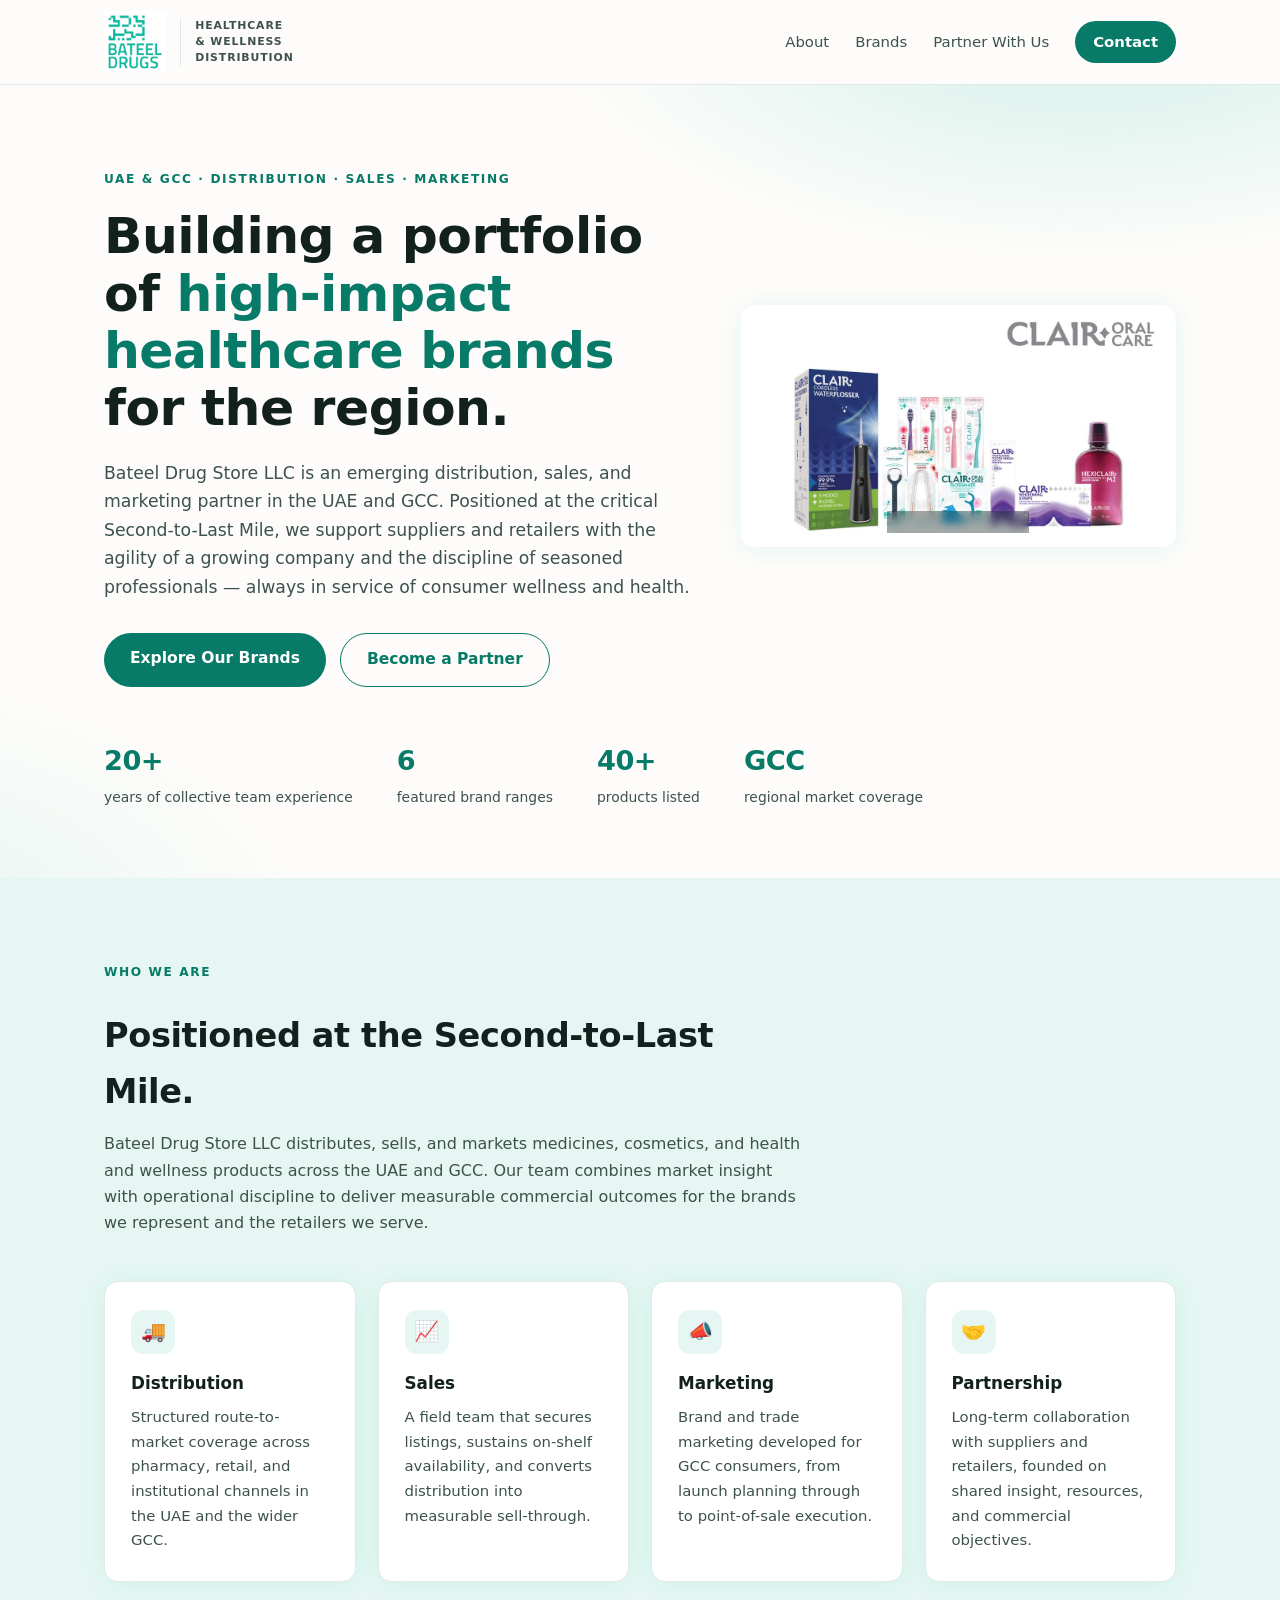
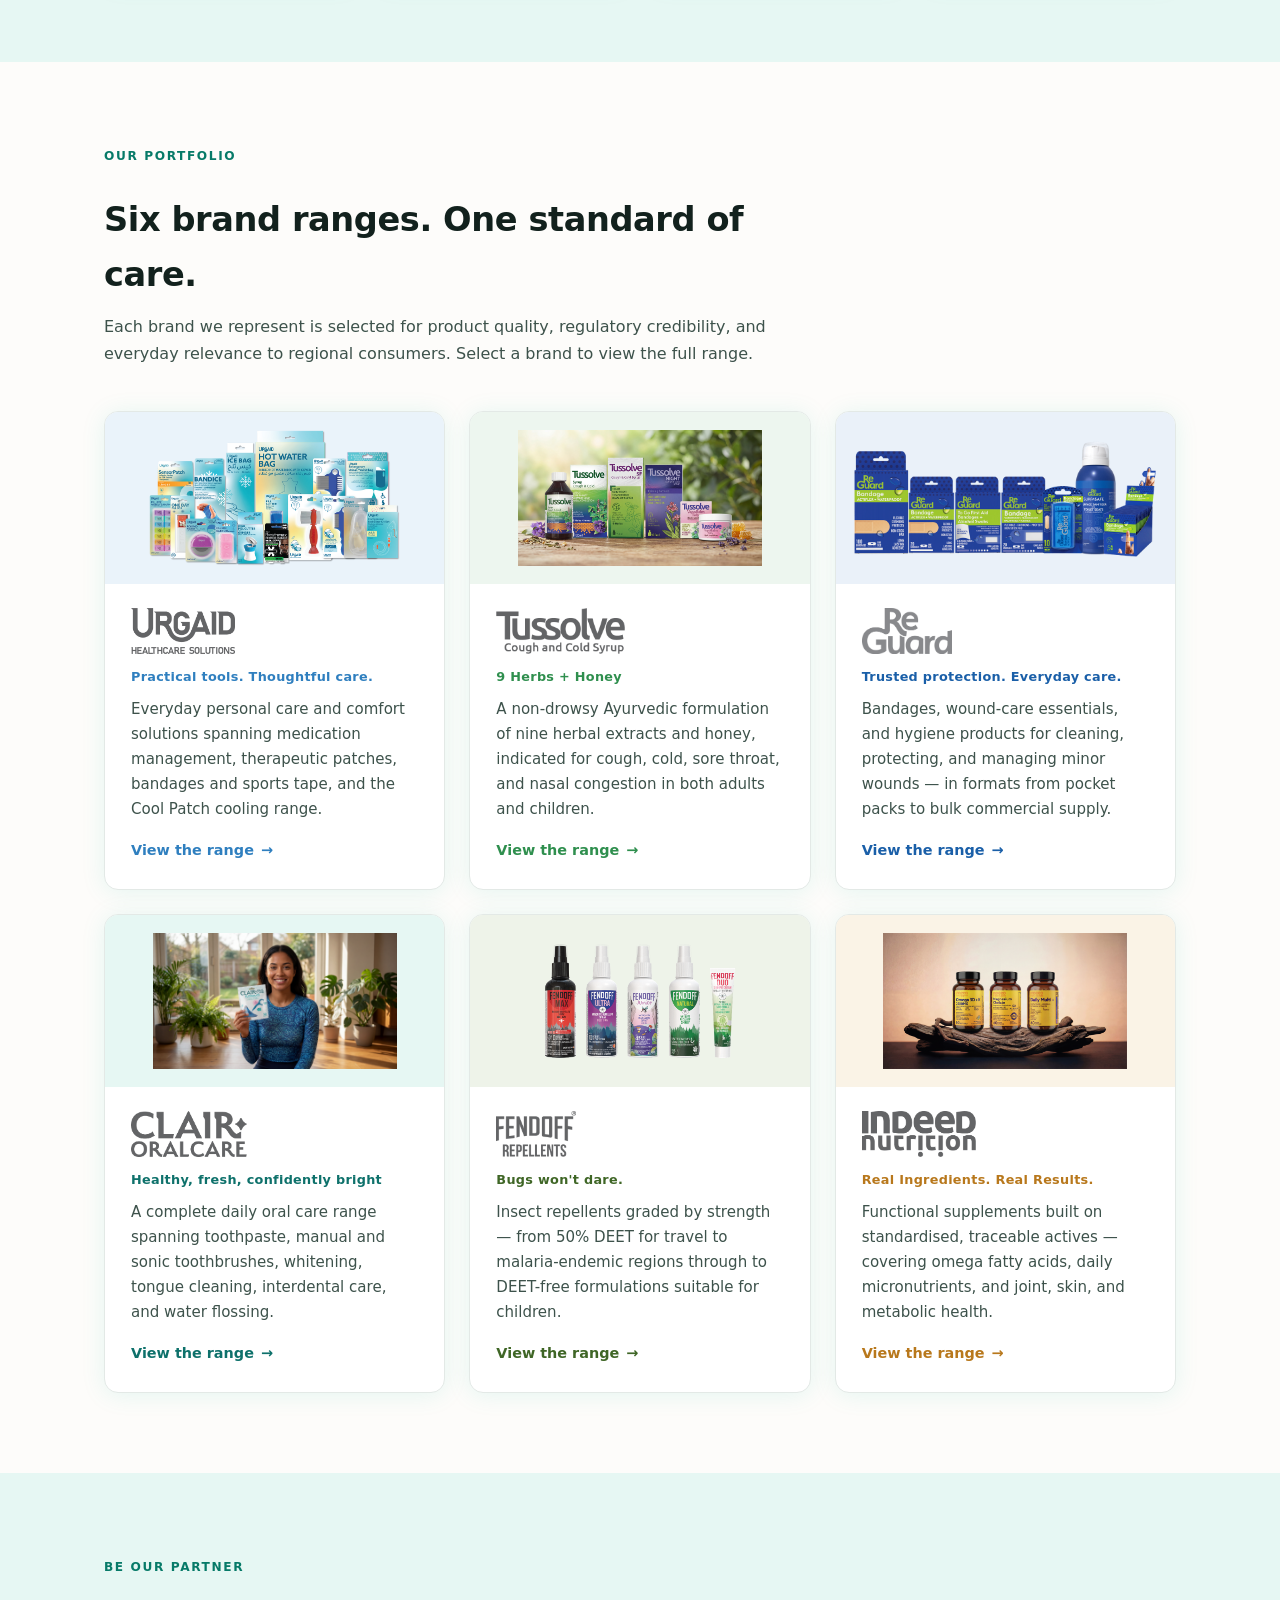
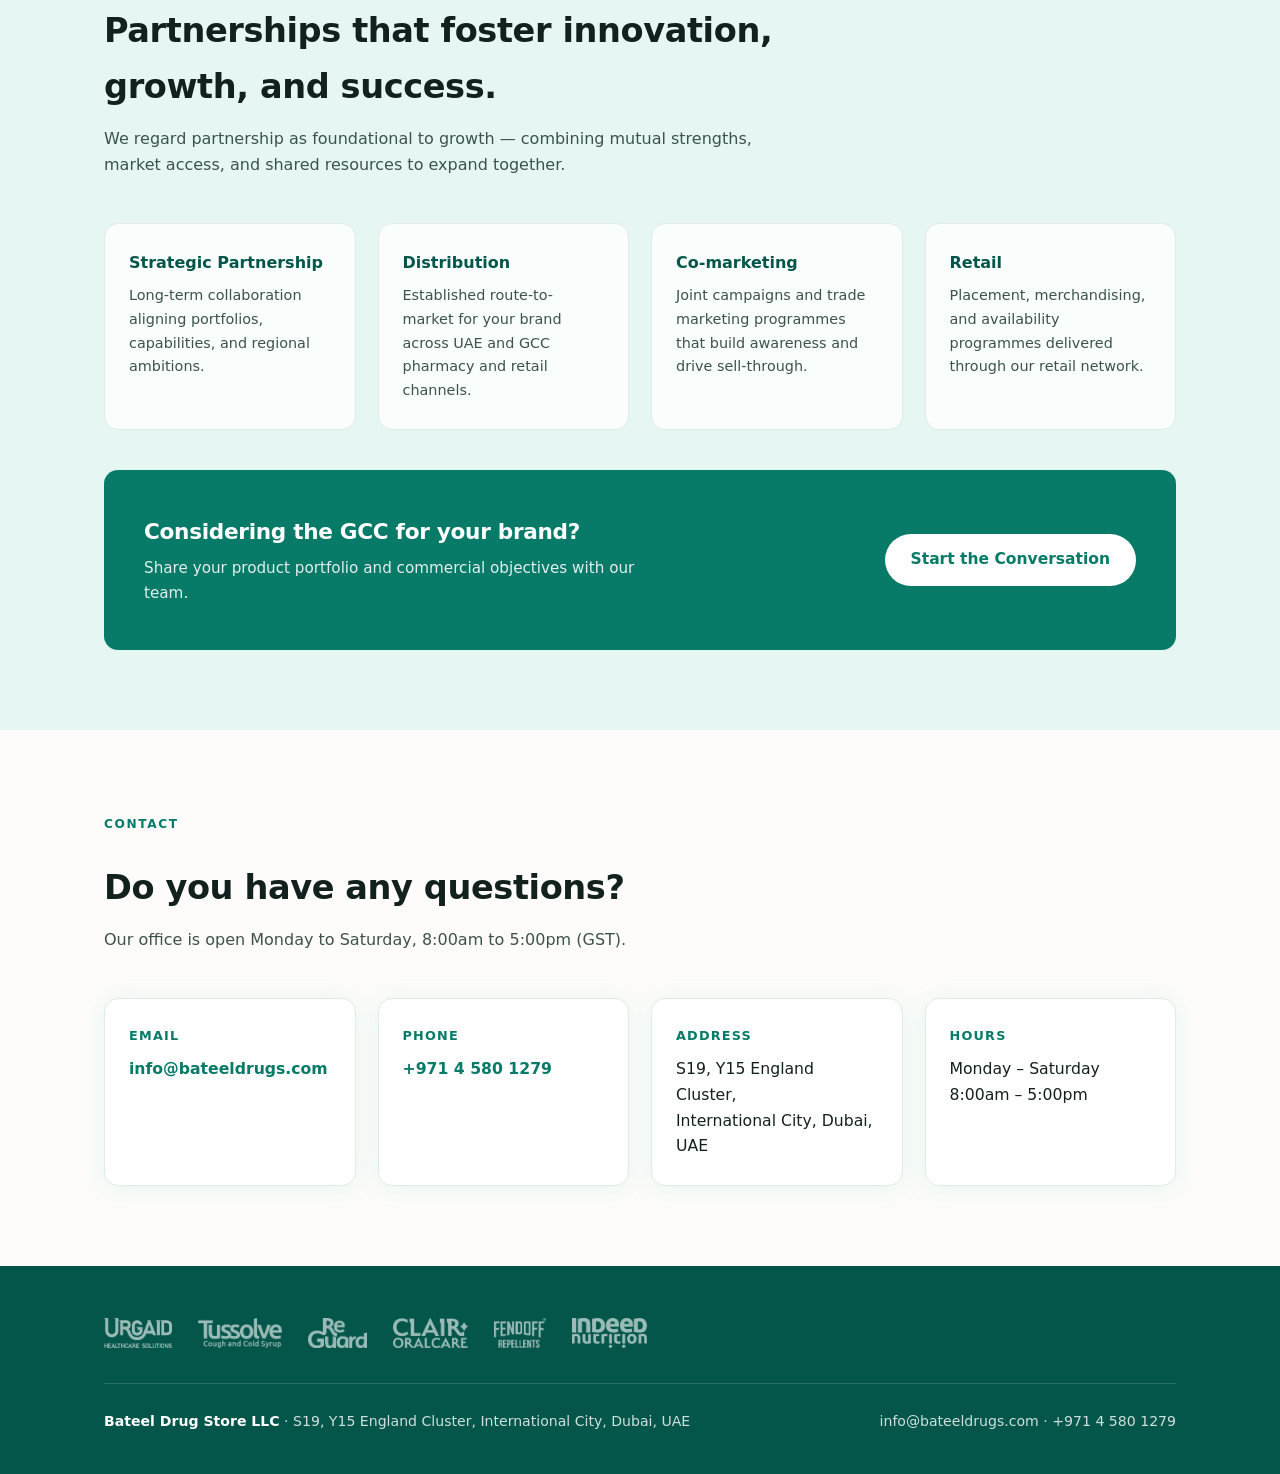
<file: index.html>
<!DOCTYPE html>
<html lang="en">
<head>
<meta charset="UTF-8">
<meta name="viewport" content="width=device-width, initial-scale=1.0">
<title>Bateel Drug Store LLC — Healthcare &amp; Wellness Distribution, UAE &amp; GCC</title>
<meta name="description" content="Bateel Drug Store LLC is a Dubai-based distribution, sales and marketing partner for medicines, cosmetics, and health and wellness brands across the UAE and GCC.">
<link rel="icon" type="image/png" href="assets/favicon.png">
<link rel="apple-touch-icon" href="assets/favicon.png">
<link rel="stylesheet" href="assets/site.css?v=5">
<style>
/* Critical slideshow containment, inlined deliberately.
   index.html and site.css are cached independently by GitHub Pages, so a browser
   can hold this HTML alongside a stylesheet that predates the slideshow. Without
   these four rules every slide renders at full height and the hero grows to
   ~4300px. Inline styles ship with the markup, so they can never fall out of sync. */
.slides{position:relative;padding-top:55.73%;overflow:hidden}
.slide{position:absolute;top:0;left:0;right:0;bottom:0;margin:0;opacity:0}
.slide.is-active{opacity:1}
.slide img{width:100%;height:100%;object-fit:cover;display:block}
</style>
</head>
<body>

<header id="top">
  <div class="wrap nav">
    <a class="logo" href="index.html">
      <img src="assets/logo.png" alt="Bateel Drugs — Bateel Drug Store LLC">
      <small>Healthcare &amp; Wellness Distribution</small>
    </a>
    <nav class="links">
      <a href="#about">About</a>
      <a href="#brands">Brands</a>
      <a href="#partner">Partner With Us</a>
      <a href="#contact" class="cta">Contact</a>
    </nav>
  </div>
</header>

<section class="hero">
  <div class="wrap hero-grid">
    <div>
      <span class="eyebrow">UAE &amp; GCC · Distribution · Sales · Marketing</span>
      <h1>Building a portfolio of <em>high-impact healthcare brands</em> for the region.</h1>
      <p class="lede">
        Bateel Drug Store LLC is an emerging distribution, sales, and marketing partner in the UAE and GCC.
        Positioned at the critical Second-to-Last Mile, we support suppliers and retailers with the agility of a
        growing company and the discipline of seasoned professionals — always in service of consumer wellness and health.
      </p>
      <div class="hero-actions">
        <a class="btn btn-primary" href="#brands">Explore Our Brands</a>
        <a class="btn btn-ghost" href="#partner">Become a Partner</a>
      </div>
    </div>

    <div class="hero-art">
      <div class="slideshow" data-interval="4500">
        <div class="slides">
          <figure class="slide is-active"><img src="assets/slides/clair.jpg" alt="Clair Oralcare daily dental range" width="1100" height="613"></figure>
          <figure class="slide"><img src="assets/slides/indeed.jpg" alt="Indeed Nutrition supplement range" width="1100" height="613"></figure>
          <figure class="slide"><img src="assets/slides/fendoff.jpg" alt="FendOff repellents in an outdoor camping setting" width="1100" height="613"></figure>
          <figure class="slide"><img src="assets/slides/reguard.jpg" alt="ReGuard bandages and first aid essentials" width="1100" height="613"></figure>
          <figure class="slide"><img src="assets/slides/stomabase.jpg" alt="Stomabase OralGel — relief that restores your smile" width="1100" height="613"></figure>
          <figure class="slide"><img src="assets/slides/macks.jpg" alt="Mack's earplugs by McKeon Products USA" width="1100" height="613"></figure>
          <figure class="slide"><img src="assets/slides/caloemin.jpg" alt="Caloemin calamine lotion" width="1100" height="613"></figure>
        </div>
        <div class="dots" role="tablist" aria-label="Portfolio highlights">
          <button class="dot is-active" type="button" role="tab" aria-selected="true"  aria-label="Clair Oralcare"></button>
          <button class="dot" type="button" role="tab" aria-selected="false" aria-label="Indeed Nutrition"></button>
          <button class="dot" type="button" role="tab" aria-selected="false" aria-label="FendOff Repellents"></button>
          <button class="dot" type="button" role="tab" aria-selected="false" aria-label="ReGuard"></button>
          <button class="dot" type="button" role="tab" aria-selected="false" aria-label="Stomabase OralGel"></button>
          <button class="dot" type="button" role="tab" aria-selected="false" aria-label="Mack's"></button>
          <button class="dot" type="button" role="tab" aria-selected="false" aria-label="Caloemin"></button>
        </div>
      </div>
    </div>
  </div>

  <div class="wrap">
    <div class="hero-stats">
      <div class="stat"><b>20+</b><span>years of collective team experience</span></div>
      <div class="stat"><b>6</b><span>featured brand ranges</span></div>
      <div class="stat"><b>40+</b><span>products listed</span></div>
      <div class="stat"><b>GCC</b><span>regional market coverage</span></div>
    </div>
  </div>
</section>

<section id="about" class="band">
  <div class="wrap">
    <div class="sec-head">
      <span class="eyebrow">Who We Are</span>
      <h2>Positioned at the Second-to-Last Mile.</h2>
      <p>
        Bateel Drug Store LLC distributes, sells, and markets medicines, cosmetics, and health and wellness products
        across the UAE and GCC. Our team combines market insight with operational discipline to deliver measurable
        commercial outcomes for the brands we represent and the retailers we serve.
      </p>
    </div>
    <div class="about-grid">
      <div class="pillar">
        <div class="ico">🚚</div>
        <h3>Distribution</h3>
        <p>Structured route-to-market coverage across pharmacy, retail, and institutional channels in the UAE and the wider GCC.</p>
      </div>
      <div class="pillar">
        <div class="ico">📈</div>
        <h3>Sales</h3>
        <p>A field team that secures listings, sustains on-shelf availability, and converts distribution into measurable sell-through.</p>
      </div>
      <div class="pillar">
        <div class="ico">📣</div>
        <h3>Marketing</h3>
        <p>Brand and trade marketing developed for GCC consumers, from launch planning through to point-of-sale execution.</p>
      </div>
      <div class="pillar">
        <div class="ico">🤝</div>
        <h3>Partnership</h3>
        <p>Long-term collaboration with suppliers and retailers, founded on shared insight, resources, and commercial objectives.</p>
      </div>
    </div>
  </div>
</section>

<section id="brands">
  <div class="wrap">
    <div class="sec-head">
      <span class="eyebrow">Our Portfolio</span>
      <h2>Six brand ranges. One standard of care.</h2>
      <p>Each brand we represent is selected for product quality, regulatory credibility, and everyday relevance to regional consumers. Select a brand to view the full range.</p>
    </div>
    <div class="brand-grid">

      <a class="brand" href="urgaid.html" style="--bc:#2f7fbf;--bt:#eaf3fa">
        <div class="shot"><img src="assets/img/urgaid-range.png" alt="Urgaid product range"></div>
        <div class="body">
          <div class="logo-row"><img src="assets/brands/urgaid.png" alt="Urgaid Healthcare Solutions"></div>
          <span class="tag">Practical tools. Thoughtful care.</span>
          <p>Everyday personal care and comfort solutions spanning medication management, therapeutic patches, bandages and sports tape, and the Cool Patch cooling range.</p>
          <span class="more">View the range <span>→</span></span>
        </div>
      </a>

      <a class="brand" href="tussolve.html" style="--bc:#2f8f4e;--bt:#edf6ef">
        <div class="shot"><img src="assets/img/tussolve-range.png" alt="Tussolve syrup range"></div>
        <div class="body">
          <div class="logo-row"><img src="assets/brands/tussolve.png" alt="Tussolve Cough and Cold Syrup"></div>
          <span class="tag">9 Herbs + Honey</span>
          <p>A non-drowsy Ayurvedic formulation of nine herbal extracts and honey, indicated for cough, cold, sore throat, and nasal congestion in both adults and children.</p>
          <span class="more">View the range <span>→</span></span>
        </div>
      </a>

      <a class="brand" href="reguard.html" style="--bc:#1a5fa8;--bt:#eaf1f9">
        <div class="shot"><img src="assets/img/reguard-range.png" alt="ReGuard first aid range"></div>
        <div class="body">
          <div class="logo-row"><img src="assets/brands/reguard.png" alt="ReGuard"></div>
          <span class="tag">Trusted protection. Everyday care.</span>
          <p>Bandages, wound-care essentials, and hygiene products for cleaning, protecting, and managing minor wounds — in formats from pocket packs to bulk commercial supply.</p>
          <span class="more">View the range <span>→</span></span>
        </div>
      </a>

      <a class="brand" href="clair.html" style="--bc:#0e716b;--bt:#e6f7f3">
        <div class="shot"><img src="assets/img/clair-banner.png" alt="Clair Oralcare"></div>
        <div class="body">
          <div class="logo-row"><img src="assets/brands/clair.png" alt="Clair Oralcare"></div>
          <span class="tag">Healthy, fresh, confidently bright</span>
          <p>A complete daily oral care range spanning toothpaste, manual and sonic toothbrushes, whitening, tongue cleaning, interdental care, and water flossing.</p>
          <span class="more">View the range <span>→</span></span>
        </div>
      </a>

      <a class="brand" href="fendoff.html" style="--bc:#3f6626;--bt:#eef3e9">
        <div class="shot"><img src="assets/img/fendoff-range.png" alt="The FendOff repellent range"></div>
        <div class="body">
          <div class="logo-row"><img src="assets/brands/fendoff.png" alt="FendOff Repellents"></div>
          <span class="tag">Bugs won't dare.</span>
          <p>Insect repellents graded by strength — from 50% DEET for travel to malaria-endemic regions through to DEET-free formulations suitable for children.</p>
          <span class="more">View the range <span>→</span></span>
        </div>
      </a>

      <a class="brand" href="indeed.html" style="--bc:#b8781c;--bt:#faf3e6">
        <div class="shot"><img src="assets/img/indeed-range.png" alt="Indeed Nutrition supplement range"></div>
        <div class="body">
          <div class="logo-row"><img src="assets/brands/indeed.png" alt="Indeed Nutrition"></div>
          <span class="tag">Real Ingredients. Real Results.</span>
          <p>Functional supplements built on standardised, traceable actives — covering omega fatty acids, daily micronutrients, and joint, skin, and metabolic health.</p>
          <span class="more">View the range <span>→</span></span>
        </div>
      </a>

    </div>
  </div>
</section>

<section id="partner" class="band">
  <div class="wrap">
    <div class="sec-head">
      <span class="eyebrow">Be Our Partner</span>
      <h2>Partnerships that foster innovation, growth, and success.</h2>
      <p>We regard partnership as foundational to growth — combining mutual strengths, market access, and shared resources to expand together.</p>
    </div>
    <div class="partner-grid">
      <div class="model"><h3>Strategic Partnership</h3><p>Long-term collaboration aligning portfolios, capabilities, and regional ambitions.</p></div>
      <div class="model"><h3>Distribution</h3><p>Established route-to-market for your brand across UAE and GCC pharmacy and retail channels.</p></div>
      <div class="model"><h3>Co-marketing</h3><p>Joint campaigns and trade marketing programmes that build awareness and drive sell-through.</p></div>
      <div class="model"><h3>Retail</h3><p>Placement, merchandising, and availability programmes delivered through our retail network.</p></div>
    </div>
    <div class="partner-cta">
      <div>
        <h3>Considering the GCC for your brand?</h3>
        <p>Share your product portfolio and commercial objectives with our team.</p>
      </div>
      <a class="btn" href="mailto:info@bateeldrugs.com?subject=Partnership%20Enquiry">Start the Conversation</a>
    </div>
  </div>
</section>

<section id="contact">
  <div class="wrap">
    <div class="sec-head">
      <span class="eyebrow">Contact</span>
      <h2>Do you have any questions?</h2>
      <p>Our office is open Monday to Saturday, 8:00am to 5:00pm (GST).</p>
    </div>
    <div class="contact-grid">
      <div class="c-card"><h3>Email</h3><p><a href="mailto:info@bateeldrugs.com">info@bateeldrugs.com</a></p></div>
      <div class="c-card"><h3>Phone</h3><p><a href="tel:+97145801279">+971 4 580 1279</a></p></div>
      <div class="c-card"><h3>Address</h3><p>S19, Y15 England Cluster,<br>International City, Dubai, UAE</p></div>
      <div class="c-card"><h3>Hours</h3><p>Monday – Saturday<br>8:00am – 5:00pm</p></div>
    </div>
  </div>
</section>

<footer>
  <div class="wrap">
    <div class="foot-brands">
      <a href="urgaid.html"><img src="assets/brands/urgaid.png" alt="Urgaid"></a>
      <a href="tussolve.html"><img src="assets/brands/tussolve.png" alt="Tussolve"></a>
      <a href="reguard.html"><img src="assets/brands/reguard.png" alt="ReGuard"></a>
      <a href="clair.html"><img src="assets/brands/clair.png" alt="Clair Oralcare"></a>
      <a href="fendoff.html"><img src="assets/brands/fendoff.png" alt="FendOff"></a>
      <a href="indeed.html"><img src="assets/brands/indeed.png" alt="Indeed Nutrition"></a>
    </div>
    <div class="foot">
      <div><b>Bateel Drug Store LLC</b> · S19, Y15 England Cluster, International City, Dubai, UAE</div>
      <div><a href="mailto:info@bateeldrugs.com">info@bateeldrugs.com</a> · <a href="tel:+97145801279">+971 4 580 1279</a></div>
    </div>
  </div>
</footer>

<script>
document.querySelectorAll('.slideshow').forEach(function (box) {
  var slides = Array.prototype.slice.call(box.querySelectorAll('.slide'));
  var dots   = Array.prototype.slice.call(box.querySelectorAll('.dot'));
  if (slides.length < 2) return;

  var i = 0, timer = null;
  var still = window.matchMedia('(prefers-reduced-motion: reduce)').matches;

  function show(n) {
    slides[i].classList.remove('is-active');
    dots[i].classList.remove('is-active');
    dots[i].setAttribute('aria-selected', 'false');
    i = (n + slides.length) % slides.length;
    slides[i].classList.add('is-active');
    dots[i].classList.add('is-active');
    dots[i].setAttribute('aria-selected', 'true');
  }
  function start() {
    if (still) return;
    stop();
    timer = setInterval(function () { show(i + 1); }, Number(box.dataset.interval) || 4500);
  }
  function stop() { if (timer) { clearInterval(timer); timer = null; } }

  dots.forEach(function (d, n) {
    d.addEventListener('click', function () { show(n); start(); });
  });
  box.addEventListener('mouseenter', stop);
  box.addEventListener('mouseleave', start);
  box.addEventListener('focusin', stop);
  box.addEventListener('focusout', start);
  document.addEventListener('visibilitychange', function () {
    if (document.hidden) { stop(); } else { start(); }
  });

  start();
});
</script>

</body>
</html>
</file>
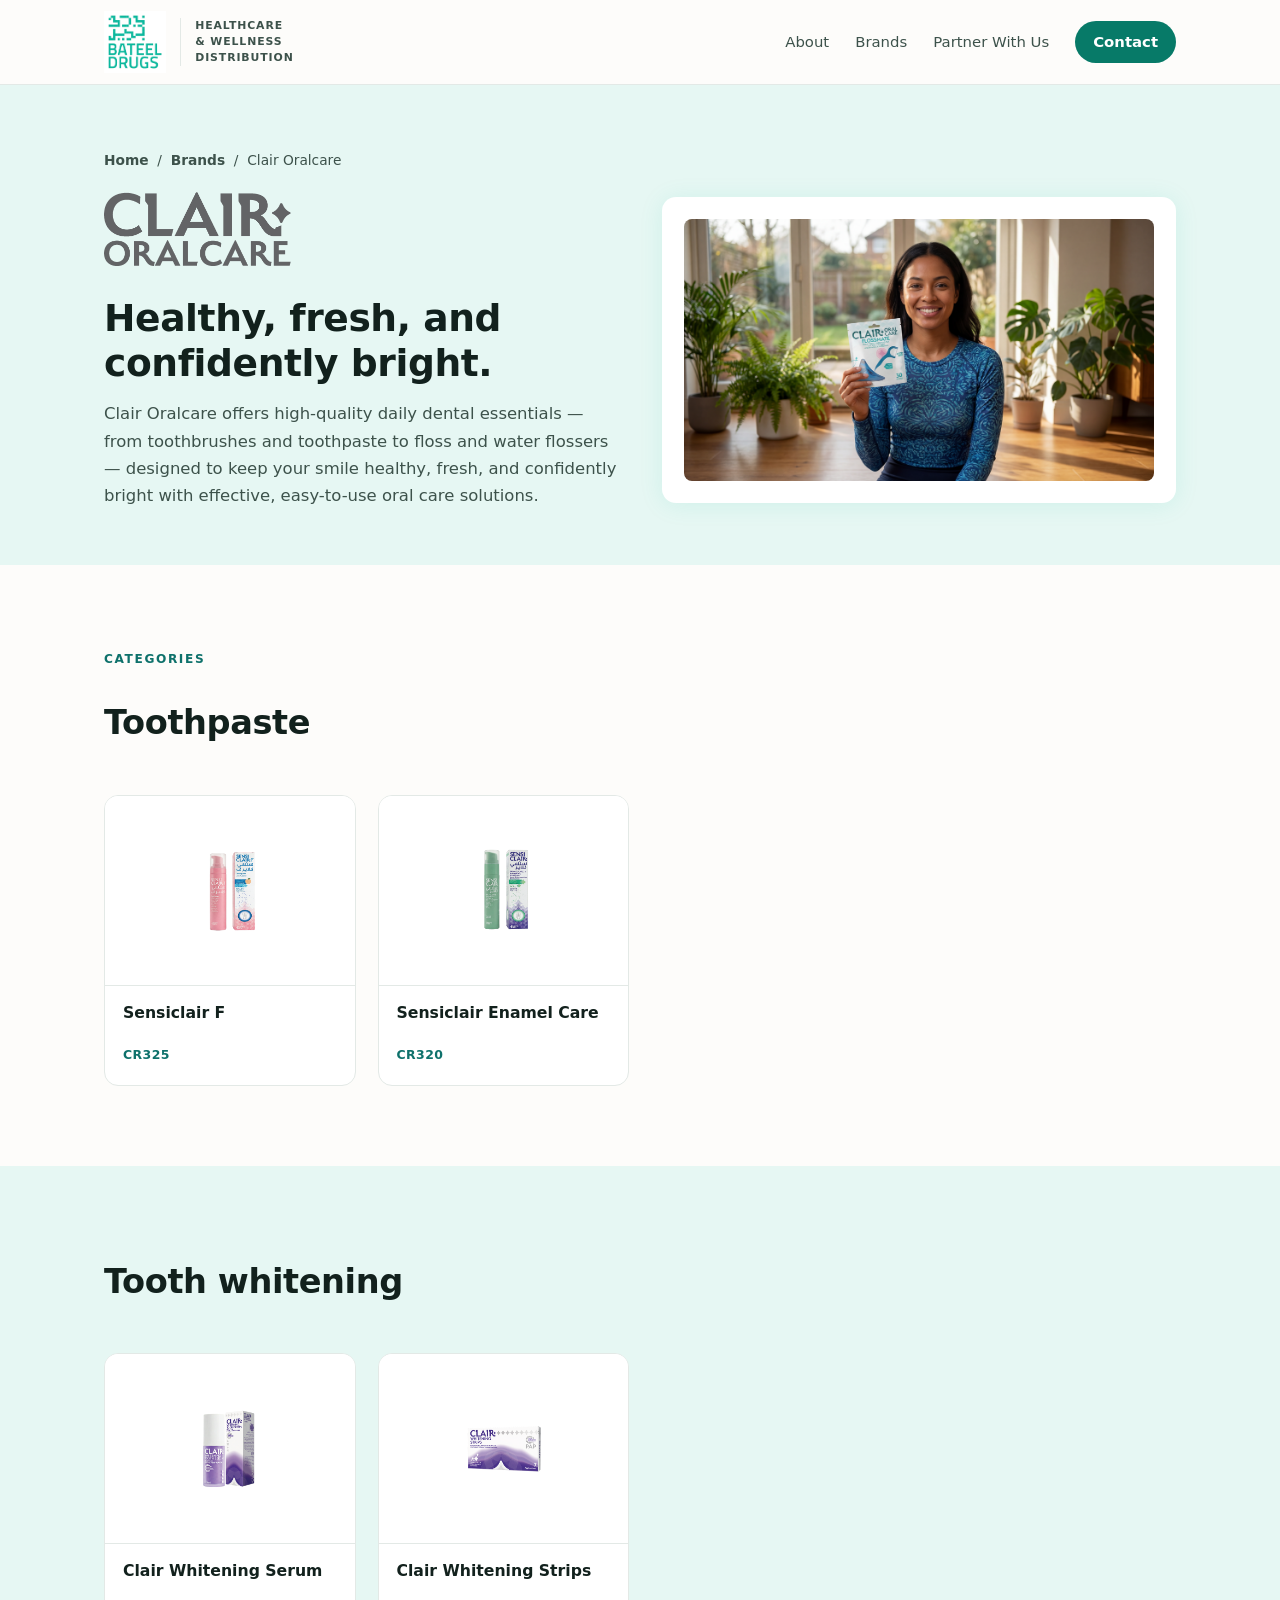
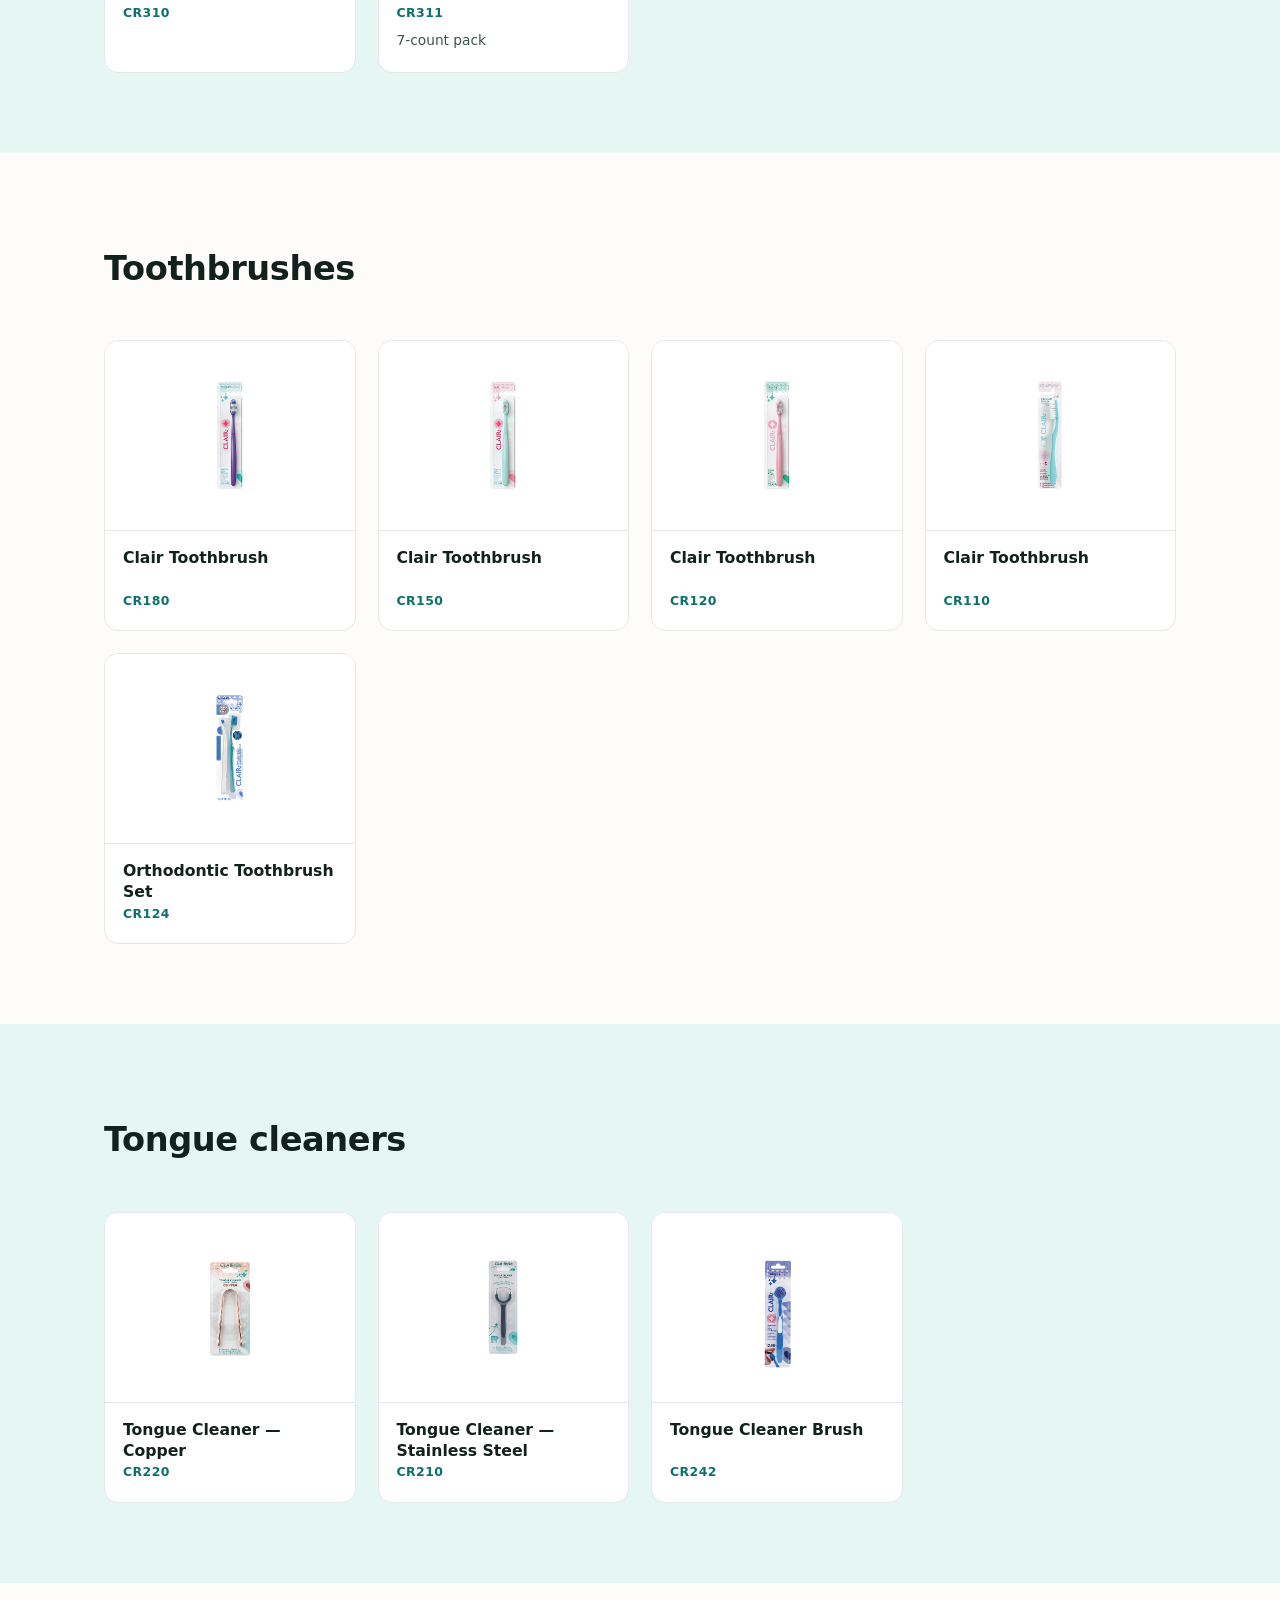
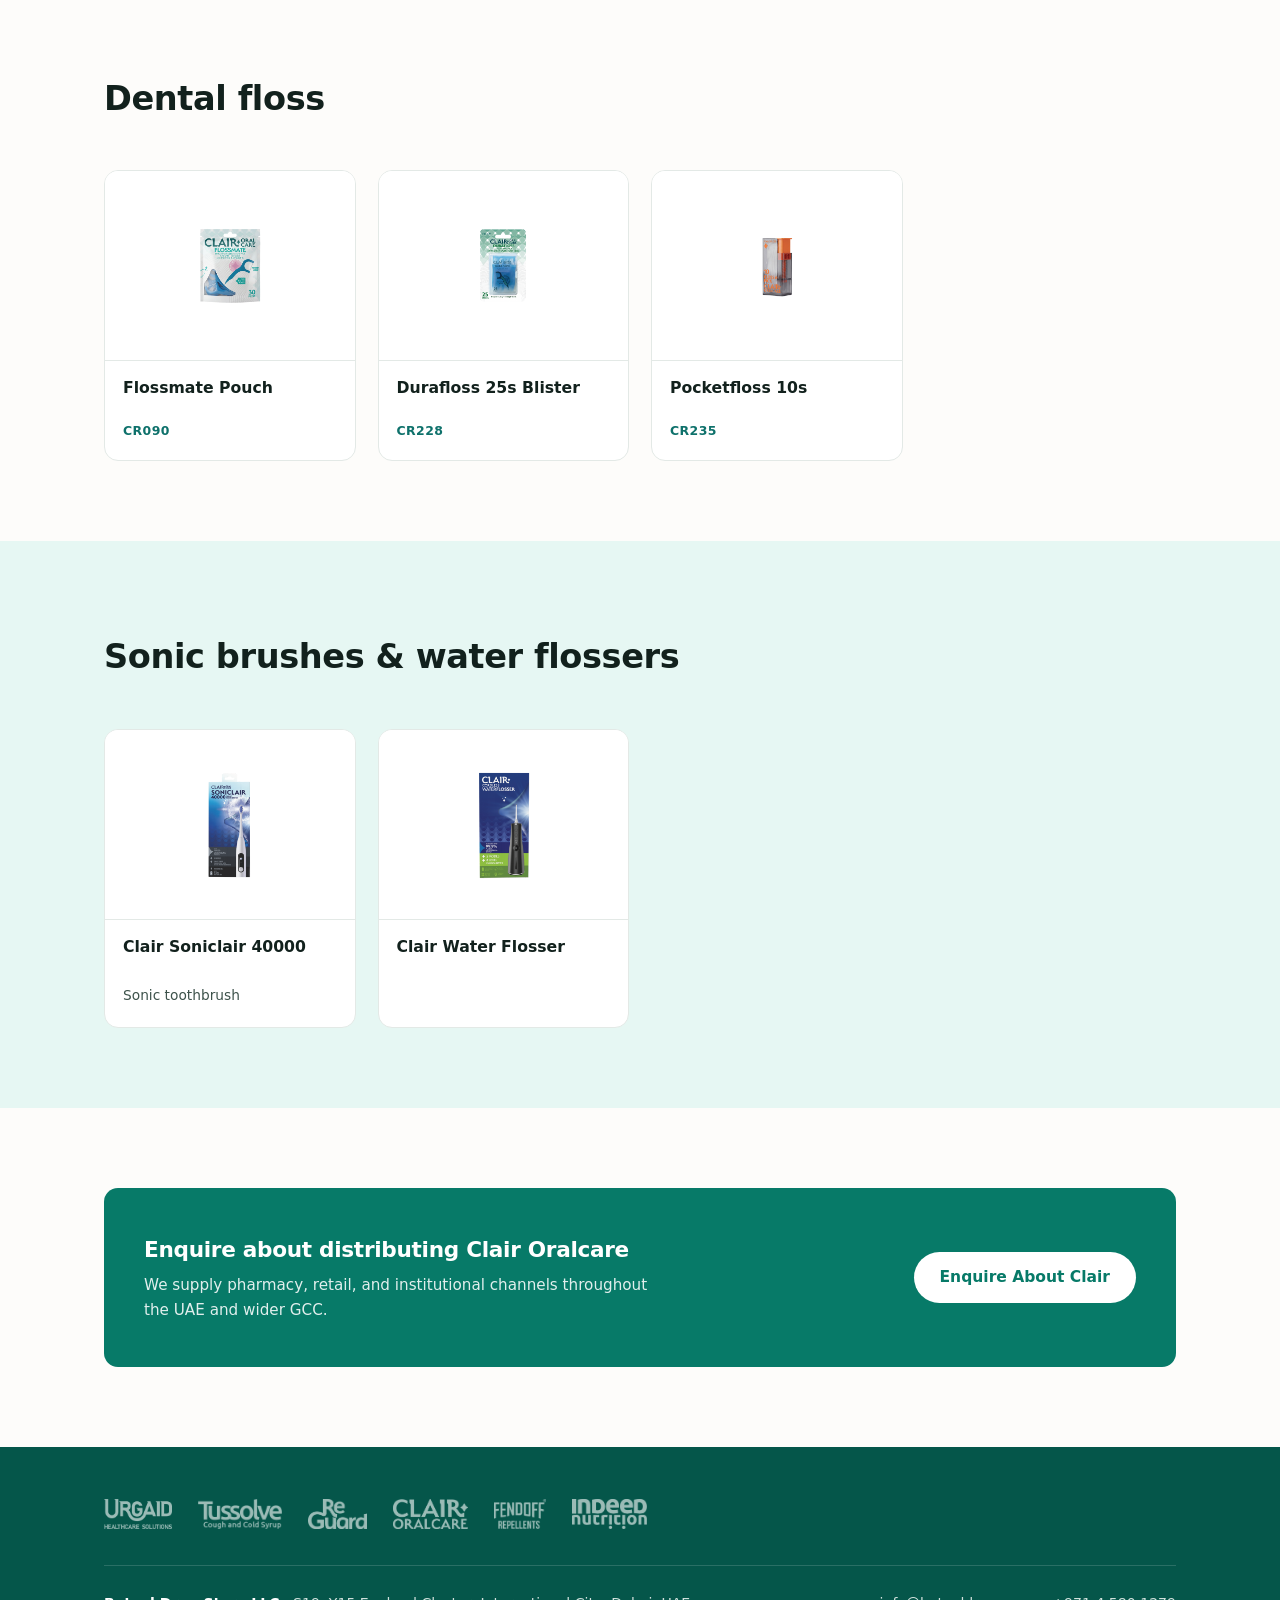
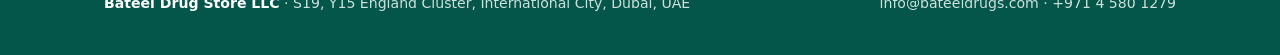
<file: clair.html>
<!DOCTYPE html>
<html lang="en">
<head>
<meta charset="UTF-8">
<meta name="viewport" content="width=device-width, initial-scale=1.0">
<title>Clair Oralcare — Toothpaste, Brushes, Floss &amp; Water Flossers | Bateel Drug Store LLC</title>
<meta name="description" content="Clair Oralcare offers high-quality daily dental essentials — toothbrushes, toothpaste, whitening, tongue cleaners, floss, sonic brushes and water flossers.">
<link rel="icon" type="image/png" href="assets/favicon.png">
<link rel="stylesheet" href="assets/site.css?v=5">
<style>:root{--accent:#0e716b;--accent-tint:#e6f7f3}</style>
</head>
<body>

<header id="top">
  <div class="wrap nav">
    <a class="logo" href="index.html">
      <img src="assets/logo.png" alt="Bateel Drugs — Bateel Drug Store LLC">
      <small>Healthcare &amp; Wellness Distribution</small>
    </a>
    <nav class="links">
      <a href="index.html#about">About</a>
      <a href="index.html#brands">Brands</a>
      <a href="index.html#partner">Partner With Us</a>
      <a href="index.html#contact" class="cta">Contact</a>
    </nav>
  </div>
</header>

<section class="bhero">
  <div class="wrap">
    <div class="crumb"><a href="index.html">Home</a> &nbsp;/&nbsp; <a href="index.html#brands">Brands</a> &nbsp;/&nbsp; Clair Oralcare</div>
    <div class="bhero-grid">
      <div>
        <img class="blogo" src="assets/brands/clair.png" alt="Clair Oralcare">
        <h1>Healthy, fresh, and confidently bright.</h1>
        <p>
          Clair Oralcare offers high-quality daily dental essentials — from toothbrushes and toothpaste to floss
          and water flossers — designed to keep your smile healthy, fresh, and confidently bright with effective,
          easy-to-use oral care solutions.
        </p>
      </div>
      <div class="bhero-art">
        <img src="assets/img/clair-banner.png" alt="Clair Oralcare">
      </div>
    </div>
  </div>
</section>

<section>
  <div class="wrap">
    <div class="sec-head">
      <span class="eyebrow">Categories</span>
      <h2>Toothpaste</h2>
    </div>
    <div class="prod-grid">
      <div class="prod">
        <div class="ph"><img src="assets/p/clair-sensiclair-f.png" alt="Sensiclair F toothpaste"></div>
        <div class="info"><h3>Sensiclair F</h3><span class="sku">CR325</span></div>
      </div>
      <div class="prod">
        <div class="ph"><img src="assets/p/clair-sensiclair-en.png" alt="Sensiclair Enamel Care toothpaste"></div>
        <div class="info"><h3>Sensiclair Enamel Care</h3><span class="sku">CR320</span></div>
      </div>
    </div>
  </div>
</section>

<section class="band">
  <div class="wrap">
    <div class="sec-head"><h2>Tooth whitening</h2></div>
    <div class="prod-grid">
      <div class="prod">
        <div class="ph"><img src="assets/p/clair-whiten-serum.png" alt="Clair Whitening Serum"></div>
        <div class="info"><h3>Clair Whitening Serum</h3><span class="sku">CR310</span></div>
      </div>
      <div class="prod">
        <div class="ph"><img src="assets/p/clair-whiten-strips.png" alt="Clair Whitening Strips 7s"></div>
        <div class="info"><h3>Clair Whitening Strips</h3><span class="sku">CR311</span><p>7-count pack</p></div>
      </div>
    </div>
  </div>
</section>

<section>
  <div class="wrap">
    <div class="sec-head"><h2>Toothbrushes</h2></div>
    <div class="prod-grid">
      <div class="prod">
        <div class="ph"><img src="assets/p/clair-cr180.png" alt="Clair CR180 toothbrush"></div>
        <div class="info"><h3>Clair Toothbrush</h3><span class="sku">CR180</span></div>
      </div>
      <div class="prod">
        <div class="ph"><img src="assets/p/clair-cr150.png" alt="Clair CR150 toothbrush"></div>
        <div class="info"><h3>Clair Toothbrush</h3><span class="sku">CR150</span></div>
      </div>
      <div class="prod">
        <div class="ph"><img src="assets/p/clair-cr120.png" alt="Clair CR120 toothbrush"></div>
        <div class="info"><h3>Clair Toothbrush</h3><span class="sku">CR120</span></div>
      </div>
      <div class="prod">
        <div class="ph"><img src="assets/p/clair-cr110.png" alt="Clair CR110 toothbrush"></div>
        <div class="info"><h3>Clair Toothbrush</h3><span class="sku">CR110</span></div>
      </div>
      <div class="prod">
        <div class="ph"><img src="assets/p/clair-cr124-ortho.png" alt="Clair CR124 orthodontic toothbrush set"></div>
        <div class="info"><h3>Orthodontic Toothbrush Set</h3><span class="sku">CR124</span></div>
      </div>
    </div>
  </div>
</section>

<section class="band">
  <div class="wrap">
    <div class="sec-head"><h2>Tongue cleaners</h2></div>
    <div class="prod-grid">
      <div class="prod">
        <div class="ph"><img src="assets/p/clair-cr220-copper.png" alt="Clair CR220 copper tongue cleaner"></div>
        <div class="info"><h3>Tongue Cleaner — Copper</h3><span class="sku">CR220</span></div>
      </div>
      <div class="prod">
        <div class="ph"><img src="assets/p/clair-cr210-steel.png" alt="Clair CR210 stainless steel tongue cleaner"></div>
        <div class="info"><h3>Tongue Cleaner — Stainless Steel</h3><span class="sku">CR210</span></div>
      </div>
      <div class="prod">
        <div class="ph"><img src="assets/p/clair-cr242-brush.png" alt="Clair CR242 tongue cleaner brush"></div>
        <div class="info"><h3>Tongue Cleaner Brush</h3><span class="sku">CR242</span></div>
      </div>
    </div>
  </div>
</section>

<section>
  <div class="wrap">
    <div class="sec-head"><h2>Dental floss</h2></div>
    <div class="prod-grid">
      <div class="prod">
        <div class="ph"><img src="assets/p/clair-cr090-flossmate.png" alt="Clair CR090 Flossmate pouch"></div>
        <div class="info"><h3>Flossmate Pouch</h3><span class="sku">CR090</span></div>
      </div>
      <div class="prod">
        <div class="ph"><img src="assets/p/clair-cr228-durafloss.png" alt="Clair CR228 Durafloss 25s blister"></div>
        <div class="info"><h3>Durafloss 25s Blister</h3><span class="sku">CR228</span></div>
      </div>
      <div class="prod">
        <div class="ph"><img src="assets/p/clair-cr235-pocket.png" alt="Clair CR235 Pocketfloss 10s"></div>
        <div class="info"><h3>Pocketfloss 10s</h3><span class="sku">CR235</span></div>
      </div>
    </div>
  </div>
</section>

<section class="band">
  <div class="wrap">
    <div class="sec-head"><h2>Sonic brushes &amp; water flossers</h2></div>
    <div class="prod-grid">
      <div class="prod">
        <div class="ph"><img src="assets/p/clair-soniclair.png" alt="Clair Soniclair 40000 sonic toothbrush"></div>
        <div class="info"><h3>Clair Soniclair 40000</h3><p>Sonic toothbrush</p></div>
      </div>
      <div class="prod">
        <div class="ph"><img src="assets/p/clair-waterflosser.png" alt="Clair Water Flosser"></div>
        <div class="info"><h3>Clair Water Flosser</h3></div>
      </div>
    </div>
  </div>
</section>

<section>
  <div class="wrap">
    <div class="partner-cta">
      <div>
        <h3>Enquire about distributing Clair Oralcare</h3>
        <p>We supply pharmacy, retail, and institutional channels throughout the UAE and wider GCC.</p>
      </div>
      <a class="btn" href="mailto:info@bateeldrugs.com?subject=Clair%20Oralcare%20Enquiry">Enquire About Clair</a>
    </div>
  </div>
</section>

<footer>
  <div class="wrap">
    <div class="foot-brands">
      <a href="urgaid.html"><img src="assets/brands/urgaid.png" alt="Urgaid"></a>
      <a href="tussolve.html"><img src="assets/brands/tussolve.png" alt="Tussolve"></a>
      <a href="reguard.html"><img src="assets/brands/reguard.png" alt="ReGuard"></a>
      <a href="clair.html"><img src="assets/brands/clair.png" alt="Clair Oralcare"></a>
      <a href="fendoff.html"><img src="assets/brands/fendoff.png" alt="FendOff"></a>
      <a href="indeed.html"><img src="assets/brands/indeed.png" alt="Indeed Nutrition"></a>
    </div>
    <div class="foot">
      <div><b>Bateel Drug Store LLC</b> · S19, Y15 England Cluster, International City, Dubai, UAE</div>
      <div><a href="mailto:info@bateeldrugs.com">info@bateeldrugs.com</a> · <a href="tel:+97145801279">+971 4 580 1279</a></div>
    </div>
  </div>
</footer>

</body>
</html>
</file>
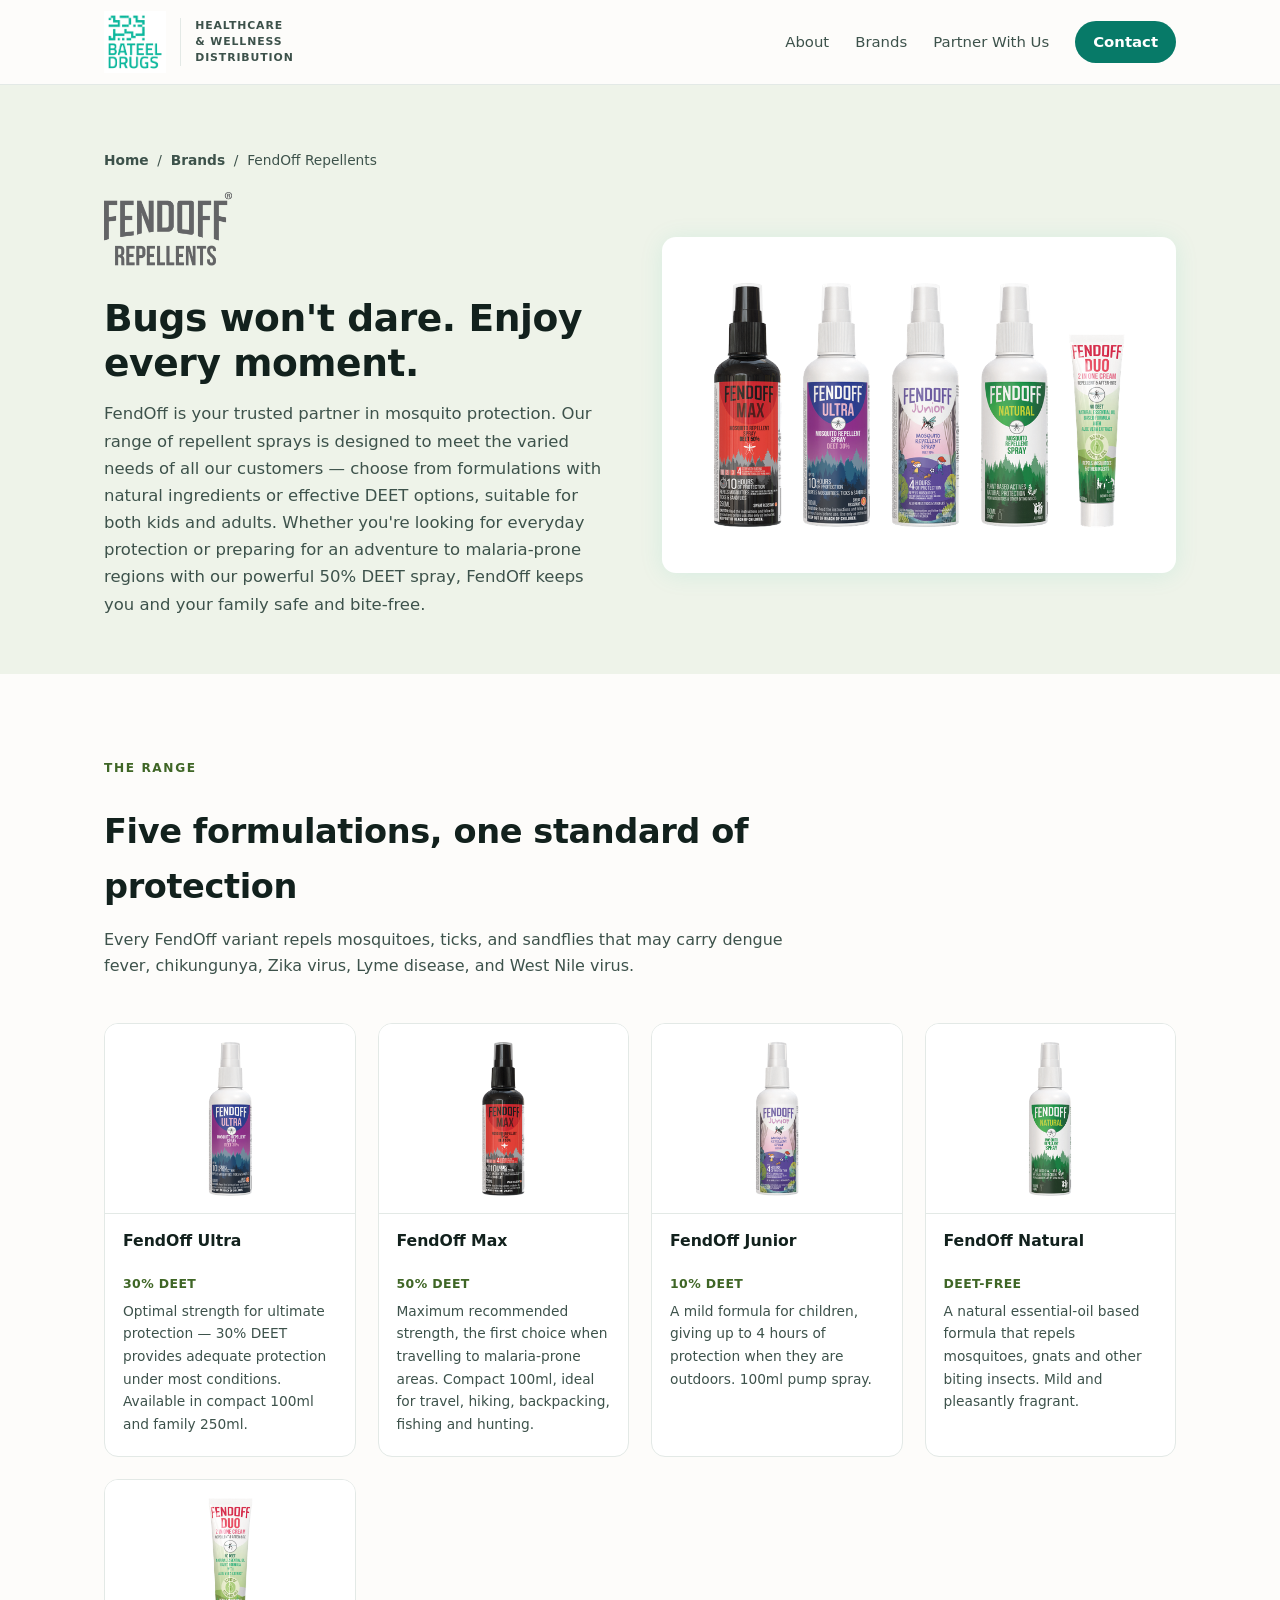
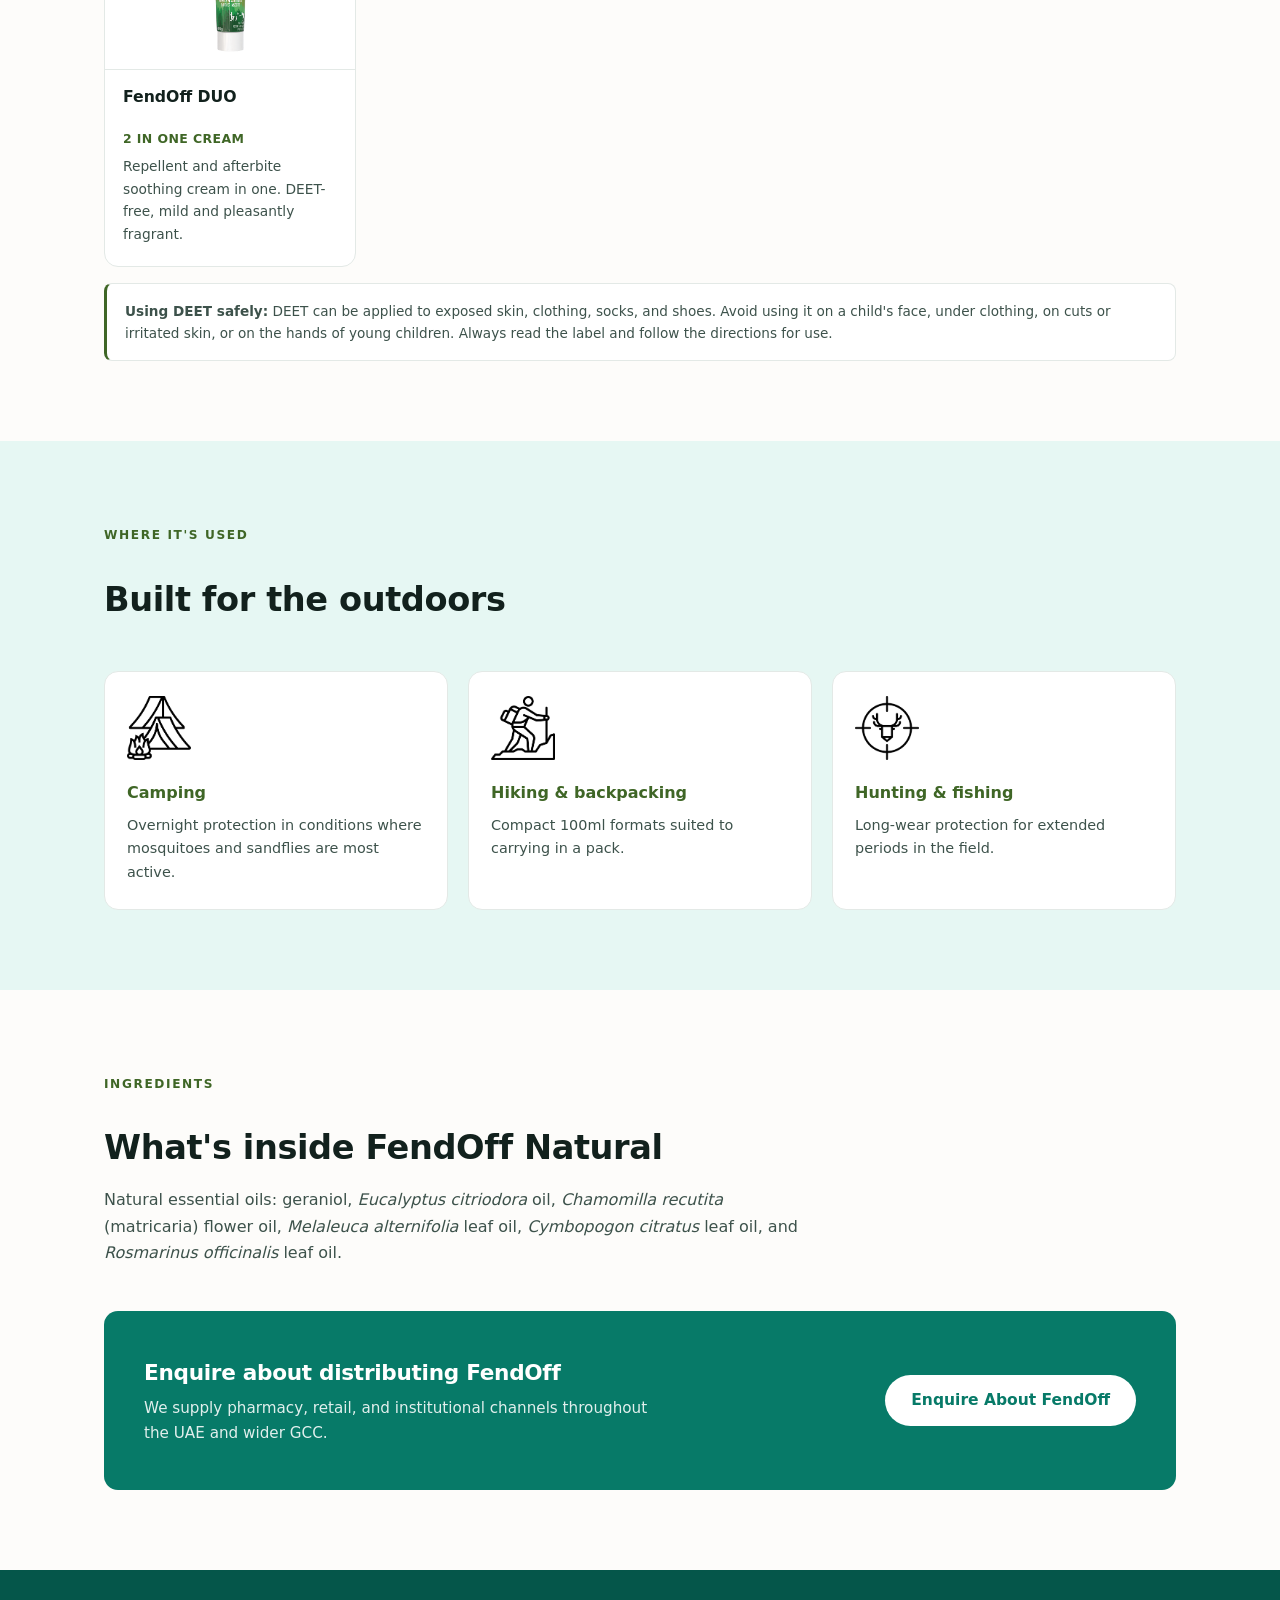
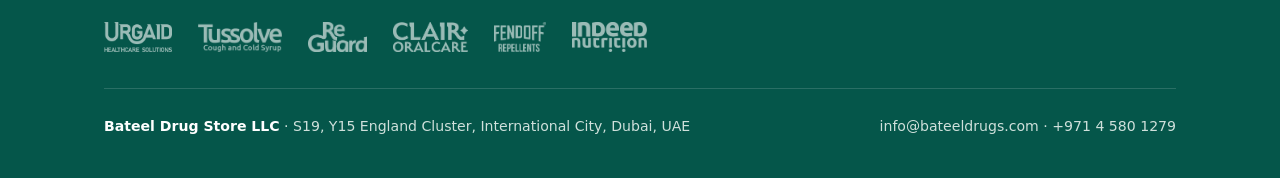
<file: fendoff.html>
<!DOCTYPE html>
<html lang="en">
<head>
<meta charset="UTF-8">
<meta name="viewport" content="width=device-width, initial-scale=1.0">
<title>FendOff Repellents — DEET &amp; Natural Insect Repellents | Bateel Drug Store LLC</title>
<meta name="description" content="FendOff mosquito repellent sprays — Ultra 30% DEET, Max 50% DEET, Junior 10% DEET, DEET-free Natural, and the DUO 2-in-1 repellent and afterbite cream.">
<link rel="icon" type="image/png" href="assets/favicon.png">
<link rel="stylesheet" href="assets/site.css?v=5">
<style>:root{--accent:#3f6626;--accent-tint:#eef3e9}</style>
</head>
<body>

<header id="top">
  <div class="wrap nav">
    <a class="logo" href="index.html">
      <img src="assets/logo.png" alt="Bateel Drugs — Bateel Drug Store LLC">
      <small>Healthcare &amp; Wellness Distribution</small>
    </a>
    <nav class="links">
      <a href="index.html#about">About</a>
      <a href="index.html#brands">Brands</a>
      <a href="index.html#partner">Partner With Us</a>
      <a href="index.html#contact" class="cta">Contact</a>
    </nav>
  </div>
</header>

<section class="bhero">
  <div class="wrap">
    <div class="crumb"><a href="index.html">Home</a> &nbsp;/&nbsp; <a href="index.html#brands">Brands</a> &nbsp;/&nbsp; FendOff Repellents</div>
    <div class="bhero-grid">
      <div>
        <img class="blogo" src="assets/brands/fendoff.png" alt="FendOff Repellents">
        <h1>Bugs won't dare. Enjoy every moment.</h1>
        <p>
          FendOff is your trusted partner in mosquito protection. Our range of repellent sprays is designed to meet
          the varied needs of all our customers — choose from formulations with natural ingredients or effective DEET
          options, suitable for both kids and adults. Whether you're looking for everyday protection or preparing for
          an adventure to malaria-prone regions with our powerful 50% DEET spray, FendOff keeps you and your family
          safe and bite-free.
        </p>
      </div>
      <div class="bhero-art">
        <img src="assets/img/fendoff-range.png" alt="The FendOff repellent range">
      </div>
    </div>
  </div>
</section>

<section>
  <div class="wrap">
    <div class="sec-head">
      <span class="eyebrow">The Range</span>
      <h2>Five formulations, one standard of protection</h2>
      <p>Every FendOff variant repels mosquitoes, ticks, and sandflies that may carry dengue fever, chikungunya, Zika virus, Lyme disease, and West Nile virus.</p>
    </div>
    <div class="prod-grid">

      <div class="prod">
        <div class="ph"><img src="assets/p/fendoff-ultra.png" alt="FendOff Ultra 30% DEET"></div>
        <div class="info">
          <h3>FendOff Ultra</h3>
          <span class="sku">30% DEET</span>
          <p>Optimal strength for ultimate protection — 30% DEET provides adequate protection under most conditions. Available in compact 100ml and family 250ml.</p>
        </div>
      </div>

      <div class="prod">
        <div class="ph"><img src="assets/p/fendoff-max.png" alt="FendOff Max 50% DEET"></div>
        <div class="info">
          <h3>FendOff Max</h3>
          <span class="sku">50% DEET</span>
          <p>Maximum recommended strength, the first choice when travelling to malaria-prone areas. Compact 100ml, ideal for travel, hiking, backpacking, fishing and hunting.</p>
        </div>
      </div>

      <div class="prod">
        <div class="ph"><img src="assets/p/fendoff-junior.png" alt="FendOff Junior 10% DEET"></div>
        <div class="info">
          <h3>FendOff Junior</h3>
          <span class="sku">10% DEET</span>
          <p>A mild formula for children, giving up to 4 hours of protection when they are outdoors. 100ml pump spray.</p>
        </div>
      </div>

      <div class="prod">
        <div class="ph"><img src="assets/p/fendoff-natural.png" alt="FendOff Natural DEET-free"></div>
        <div class="info">
          <h3>FendOff Natural</h3>
          <span class="sku">DEET-FREE</span>
          <p>A natural essential-oil based formula that repels mosquitoes, gnats and other biting insects. Mild and pleasantly fragrant.</p>
        </div>
      </div>

      <div class="prod">
        <div class="ph"><img src="assets/p/fendoff-duo.png" alt="FendOff DUO 2-in-1 cream"></div>
        <div class="info">
          <h3>FendOff DUO</h3>
          <span class="sku">2 IN ONE CREAM</span>
          <p>Repellent and afterbite soothing cream in one. DEET-free, mild and pleasantly fragrant.</p>
        </div>
      </div>

    </div>

    <div class="note">
      <strong>Using DEET safely:</strong> DEET can be applied to exposed skin, clothing, socks, and shoes. Avoid using it
      on a child's face, under clothing, on cuts or irritated skin, or on the hands of young children. Always read the
      label and follow the directions for use.
    </div>
  </div>
</section>

<section class="band">
  <div class="wrap">
    <div class="sec-head">
      <span class="eyebrow">Where It's Used</span>
      <h2>Built for the outdoors</h2>
    </div>
    <div class="feat-grid">
      <div class="feat">
        <img src="assets/p/fendoff-camping.png" alt="" style="height:64px;width:auto;margin-bottom:12px">
        <h3>Camping</h3>
        <p>Overnight protection in conditions where mosquitoes and sandflies are most active.</p>
      </div>
      <div class="feat">
        <img src="assets/p/fendoff-hiking.png" alt="" style="height:64px;width:auto;margin-bottom:12px">
        <h3>Hiking &amp; backpacking</h3>
        <p>Compact 100ml formats suited to carrying in a pack.</p>
      </div>
      <div class="feat">
        <img src="assets/p/fendoff-hunting.png" alt="" style="height:64px;width:auto;margin-bottom:12px">
        <h3>Hunting &amp; fishing</h3>
        <p>Long-wear protection for extended periods in the field.</p>
      </div>
    </div>
  </div>
</section>

<section>
  <div class="wrap">
    <div class="sec-head">
      <span class="eyebrow">Ingredients</span>
      <h2>What's inside FendOff Natural</h2>
      <p>
        Natural essential oils: geraniol, <em>Eucalyptus citriodora</em> oil, <em>Chamomilla recutita</em> (matricaria)
        flower oil, <em>Melaleuca alternifolia</em> leaf oil, <em>Cymbopogon citratus</em> leaf oil, and
        <em>Rosmarinus officinalis</em> leaf oil.
      </p>
    </div>
    <div class="partner-cta">
      <div>
        <h3>Enquire about distributing FendOff</h3>
        <p>We supply pharmacy, retail, and institutional channels throughout the UAE and wider GCC.</p>
      </div>
      <a class="btn" href="mailto:info@bateeldrugs.com?subject=FendOff%20Enquiry">Enquire About FendOff</a>
    </div>
  </div>
</section>

<footer>
  <div class="wrap">
    <div class="foot-brands">
      <a href="urgaid.html"><img src="assets/brands/urgaid.png" alt="Urgaid"></a>
      <a href="tussolve.html"><img src="assets/brands/tussolve.png" alt="Tussolve"></a>
      <a href="reguard.html"><img src="assets/brands/reguard.png" alt="ReGuard"></a>
      <a href="clair.html"><img src="assets/brands/clair.png" alt="Clair Oralcare"></a>
      <a href="fendoff.html"><img src="assets/brands/fendoff.png" alt="FendOff"></a>
      <a href="indeed.html"><img src="assets/brands/indeed.png" alt="Indeed Nutrition"></a>
    </div>
    <div class="foot">
      <div><b>Bateel Drug Store LLC</b> · S19, Y15 England Cluster, International City, Dubai, UAE</div>
      <div><a href="mailto:info@bateeldrugs.com">info@bateeldrugs.com</a> · <a href="tel:+97145801279">+971 4 580 1279</a></div>
    </div>
  </div>
</footer>

</body>
</html>
</file>
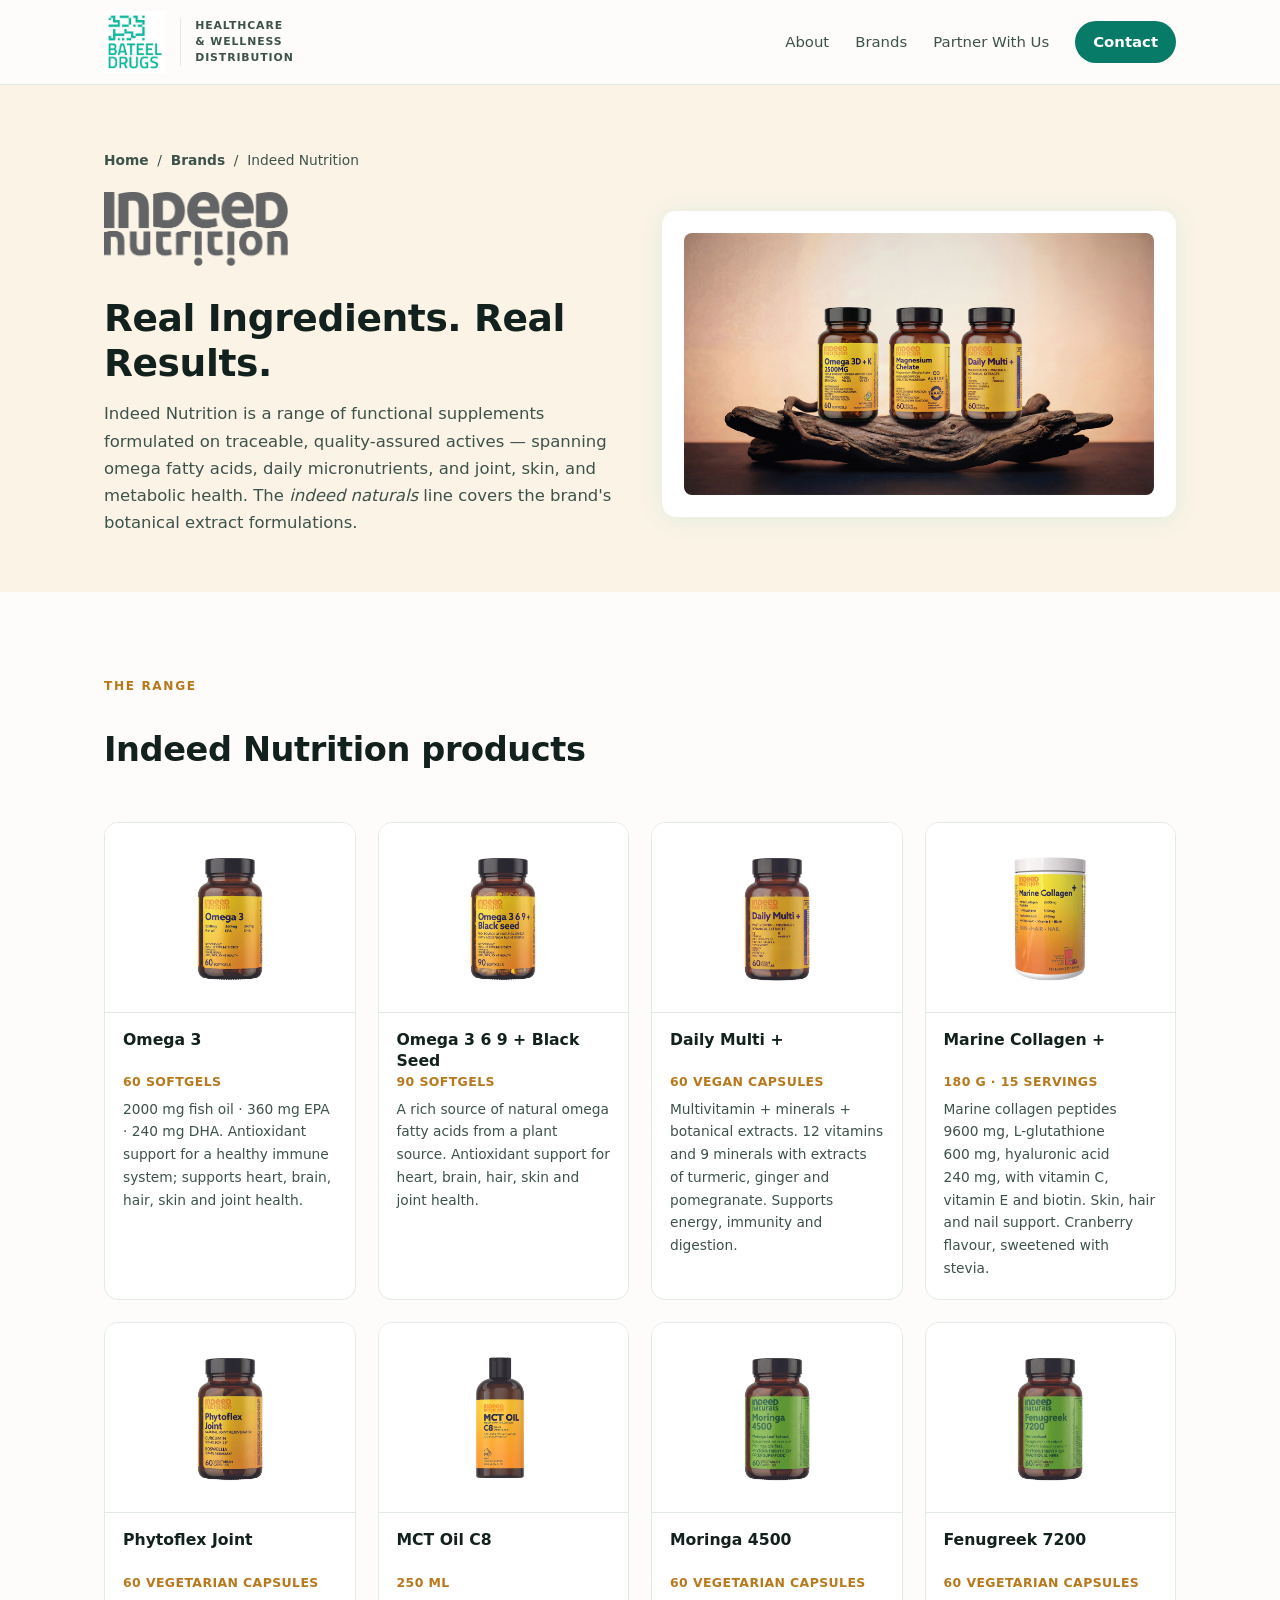
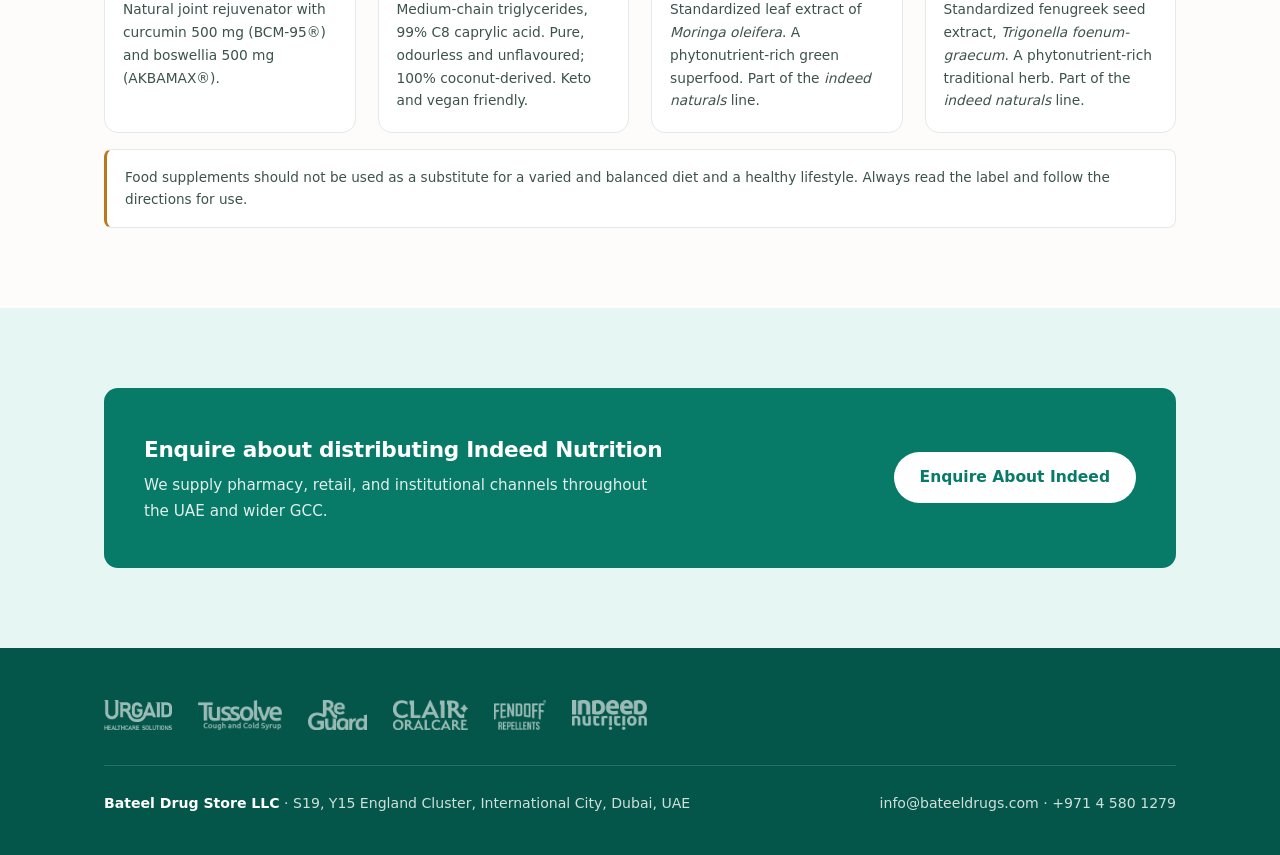
<file: indeed.html>
<!DOCTYPE html>
<html lang="en">
<head>
<meta charset="UTF-8">
<meta name="viewport" content="width=device-width, initial-scale=1.0">
<title>Indeed Nutrition — Real Ingredients. Real Results. | Bateel Drug Store LLC</title>
<meta name="description" content="Indeed Nutrition functional supplements — Omega 3, Omega 3-6-9 + Black Seed, Daily Multi +, Marine Collagen +, Phytoflex Joint, MCT Oil, Moringa 4500 and Fenugreek 7200.">
<link rel="icon" type="image/png" href="assets/favicon.png">
<link rel="stylesheet" href="assets/site.css?v=5">
<style>:root{--accent:#b8781c;--accent-tint:#faf3e6}</style>
</head>
<body>

<header id="top">
  <div class="wrap nav">
    <a class="logo" href="index.html">
      <img src="assets/logo.png" alt="Bateel Drugs — Bateel Drug Store LLC">
      <small>Healthcare &amp; Wellness Distribution</small>
    </a>
    <nav class="links">
      <a href="index.html#about">About</a>
      <a href="index.html#brands">Brands</a>
      <a href="index.html#partner">Partner With Us</a>
      <a href="index.html#contact" class="cta">Contact</a>
    </nav>
  </div>
</header>

<section class="bhero">
  <div class="wrap">
    <div class="crumb"><a href="index.html">Home</a> &nbsp;/&nbsp; <a href="index.html#brands">Brands</a> &nbsp;/&nbsp; Indeed Nutrition</div>
    <div class="bhero-grid">
      <div>
        <img class="blogo" src="assets/brands/indeed.png" alt="Indeed Nutrition">
        <h1>Real Ingredients. Real Results.</h1>
        <p>
          Indeed Nutrition is a range of functional supplements formulated on traceable, quality-assured actives —
          spanning omega fatty acids, daily micronutrients, and joint, skin, and metabolic health. The
          <em>indeed&nbsp;naturals</em> line covers the brand's botanical extract formulations.
        </p>
      </div>
      <div class="bhero-art">
        <img src="assets/img/indeed-range.png" alt="The Indeed Nutrition supplement range">
      </div>
    </div>
  </div>
</section>

<section>
  <div class="wrap">
    <div class="sec-head">
      <span class="eyebrow">The Range</span>
      <h2>Indeed Nutrition products</h2>
    </div>
    <div class="prod-grid">

      <div class="prod">
        <div class="ph"><img src="assets/p/indeed-omega3.jpg" alt="Indeed Nutrition Omega 3"></div>
        <div class="info">
          <h3>Omega 3</h3>
          <span class="sku">60 SOFTGELS</span>
          <p>2000&nbsp;mg fish oil · 360&nbsp;mg EPA · 240&nbsp;mg DHA. Antioxidant support for a healthy immune system; supports heart, brain, hair, skin and joint health.</p>
        </div>
      </div>

      <div class="prod">
        <div class="ph"><img src="assets/p/indeed-omega369.jpg" alt="Indeed Nutrition Omega 3 6 9 + Black Seed"></div>
        <div class="info">
          <h3>Omega 3 6 9 + Black Seed</h3>
          <span class="sku">90 SOFTGELS</span>
          <p>A rich source of natural omega fatty acids from a plant source. Antioxidant support for heart, brain, hair, skin and joint health.</p>
        </div>
      </div>

      <div class="prod">
        <div class="ph"><img src="assets/p/indeed-dailymulti.jpg" alt="Indeed Nutrition Daily Multi +"></div>
        <div class="info">
          <h3>Daily Multi +</h3>
          <span class="sku">60 VEGAN CAPSULES</span>
          <p>Multivitamin + minerals + botanical extracts. 12 vitamins and 9 minerals with extracts of turmeric, ginger and pomegranate. Supports energy, immunity and digestion.</p>
        </div>
      </div>

      <div class="prod">
        <div class="ph"><img src="assets/p/indeed-collagen.jpg" alt="Indeed Nutrition Marine Collagen +"></div>
        <div class="info">
          <h3>Marine Collagen +</h3>
          <span class="sku">180 G · 15 SERVINGS</span>
          <p>Marine collagen peptides 9600&nbsp;mg, L-glutathione 600&nbsp;mg, hyaluronic acid 240&nbsp;mg, with vitamin C, vitamin E and biotin. Skin, hair and nail support. Cranberry flavour, sweetened with stevia.</p>
        </div>
      </div>

      <div class="prod">
        <div class="ph"><img src="assets/p/indeed-phytoflex.jpg" alt="Indeed Nutrition Phytoflex Joint"></div>
        <div class="info">
          <h3>Phytoflex Joint</h3>
          <span class="sku">60 VEGETARIAN CAPSULES</span>
          <p>Natural joint rejuvenator with curcumin 500&nbsp;mg (BCM-95®) and boswellia 500&nbsp;mg (AKBAMAX®).</p>
        </div>
      </div>

      <div class="prod">
        <div class="ph"><img src="assets/p/indeed-mct.jpg" alt="Indeed Nutrition MCT Oil C8"></div>
        <div class="info">
          <h3>MCT Oil C8</h3>
          <span class="sku">250 ML</span>
          <p>Medium-chain triglycerides, 99% C8 caprylic acid. Pure, odourless and unflavoured; 100% coconut-derived. Keto and vegan friendly.</p>
        </div>
      </div>

      <div class="prod">
        <div class="ph"><img src="assets/p/indeed-moringa.jpg" alt="indeed naturals Moringa 4500"></div>
        <div class="info">
          <h3>Moringa 4500</h3>
          <span class="sku">60 VEGETARIAN CAPSULES</span>
          <p>Standardized leaf extract of <em>Moringa oleifera</em>. A phytonutrient-rich green superfood. Part of the <em>indeed naturals</em> line.</p>
        </div>
      </div>

      <div class="prod">
        <div class="ph"><img src="assets/p/indeed-fenugreek.jpg" alt="indeed naturals Fenugreek 7200"></div>
        <div class="info">
          <h3>Fenugreek 7200</h3>
          <span class="sku">60 VEGETARIAN CAPSULES</span>
          <p>Standardized fenugreek seed extract, <em>Trigonella foenum-graecum</em>. A phytonutrient-rich traditional herb. Part of the <em>indeed naturals</em> line.</p>
        </div>
      </div>

    </div>

    <div class="note">
      Food supplements should not be used as a substitute for a varied and balanced diet and a healthy lifestyle.
      Always read the label and follow the directions for use.
    </div>
  </div>
</section>

<section class="band">
  <div class="wrap">
    <div class="partner-cta">
      <div>
        <h3>Enquire about distributing Indeed Nutrition</h3>
        <p>We supply pharmacy, retail, and institutional channels throughout the UAE and wider GCC.</p>
      </div>
      <a class="btn" href="mailto:info@bateeldrugs.com?subject=Indeed%20Nutrition%20Enquiry">Enquire About Indeed</a>
    </div>
  </div>
</section>

<footer>
  <div class="wrap">
    <div class="foot-brands">
      <a href="urgaid.html"><img src="assets/brands/urgaid.png" alt="Urgaid"></a>
      <a href="tussolve.html"><img src="assets/brands/tussolve.png" alt="Tussolve"></a>
      <a href="reguard.html"><img src="assets/brands/reguard.png" alt="ReGuard"></a>
      <a href="clair.html"><img src="assets/brands/clair.png" alt="Clair Oralcare"></a>
      <a href="fendoff.html"><img src="assets/brands/fendoff.png" alt="FendOff"></a>
      <a href="indeed.html"><img src="assets/brands/indeed.png" alt="Indeed Nutrition"></a>
    </div>
    <div class="foot">
      <div><b>Bateel Drug Store LLC</b> · S19, Y15 England Cluster, International City, Dubai, UAE</div>
      <div><a href="mailto:info@bateeldrugs.com">info@bateeldrugs.com</a> · <a href="tel:+97145801279">+971 4 580 1279</a></div>
    </div>
  </div>
</footer>

</body>
</html>
</file>
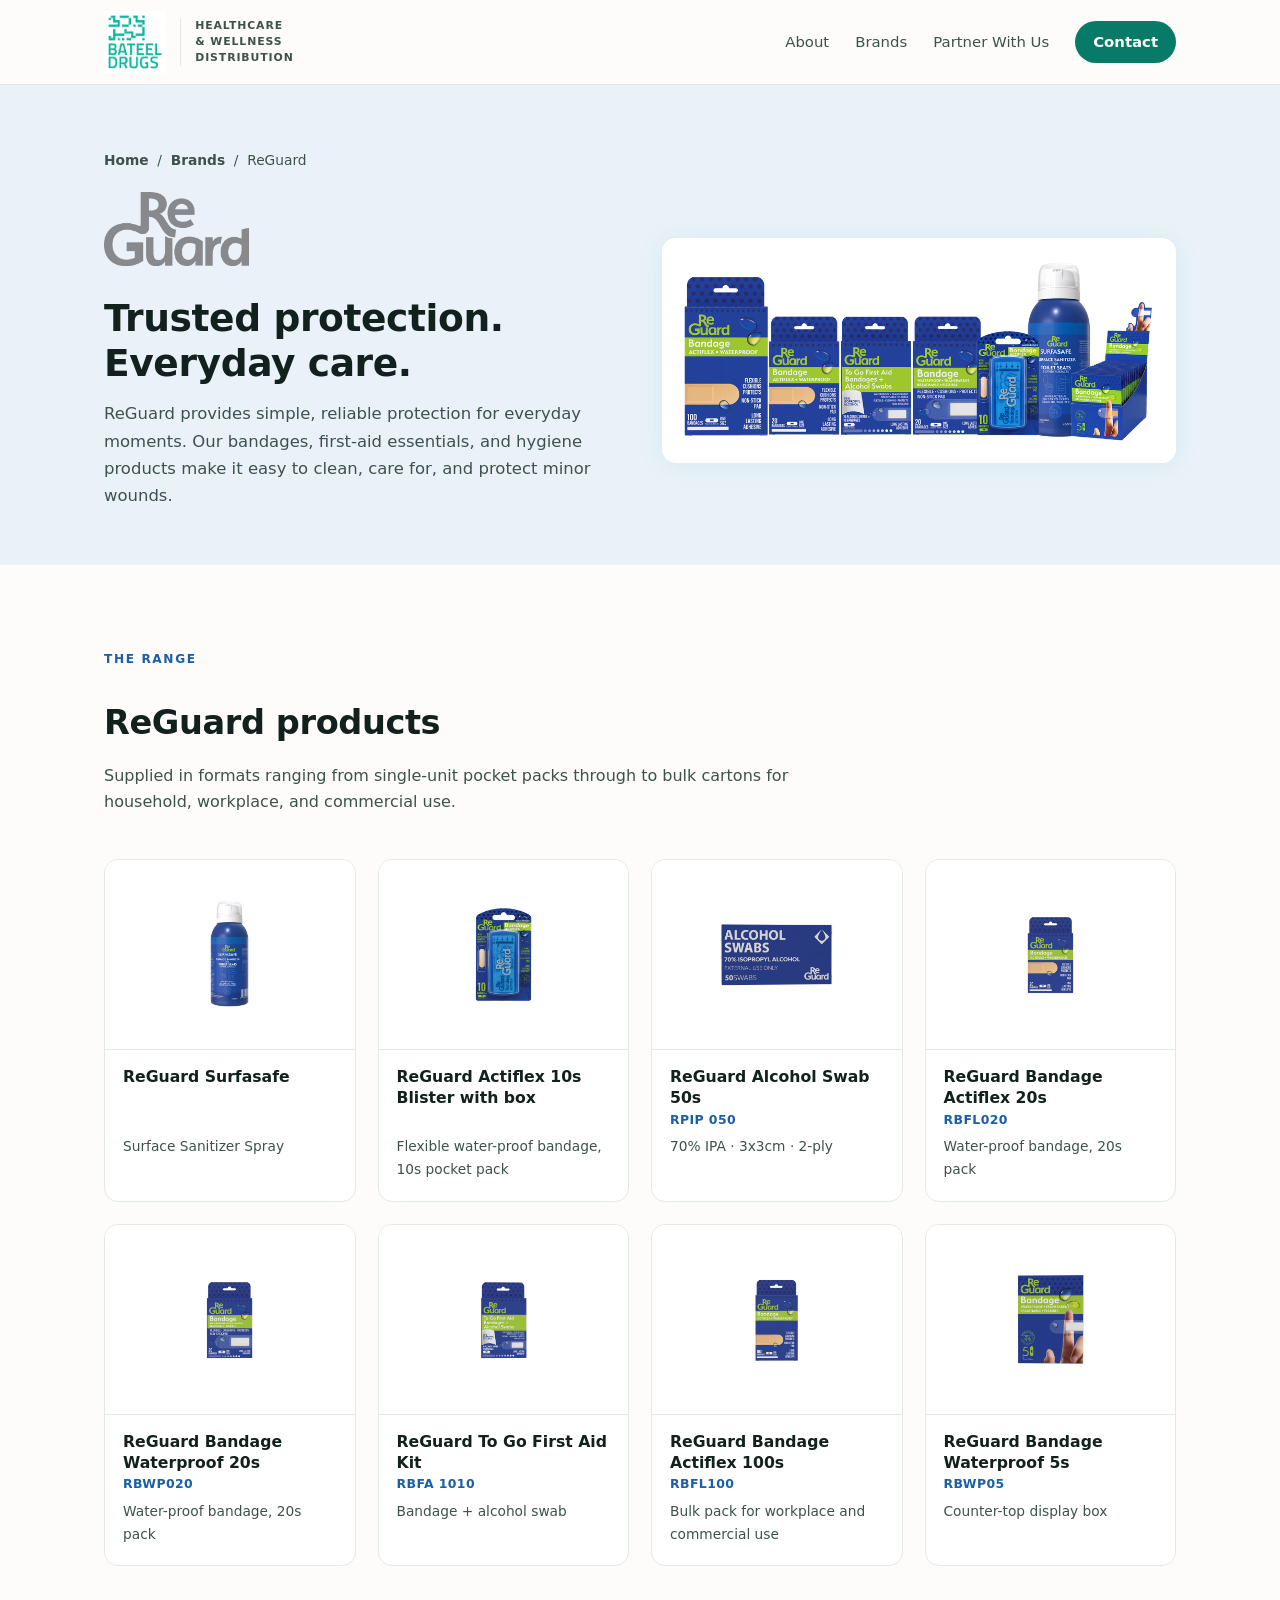
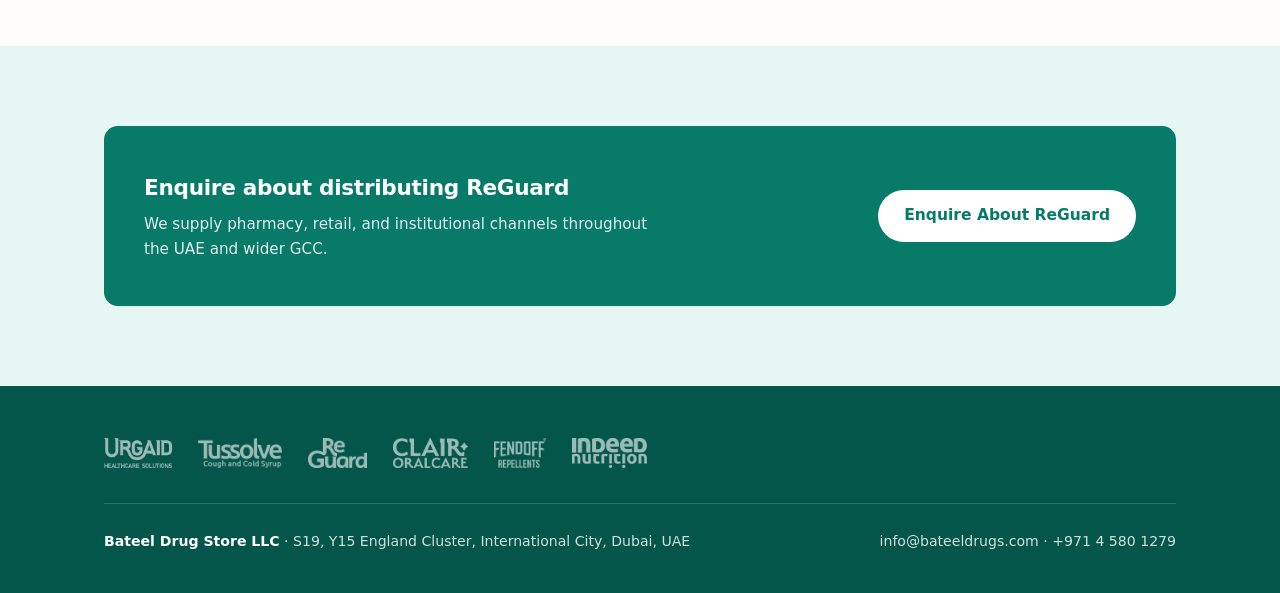
<file: reguard.html>
<!DOCTYPE html>
<html lang="en">
<head>
<meta charset="UTF-8">
<meta name="viewport" content="width=device-width, initial-scale=1.0">
<title>ReGuard — Bandages, First Aid &amp; Hygiene Essentials | Bateel Drug Store LLC</title>
<meta name="description" content="ReGuard provides simple, reliable protection for everyday moments — waterproof and flexible bandages, alcohol swabs, surface sanitizer, and first aid kits.">
<link rel="icon" type="image/png" href="assets/favicon.png">
<link rel="stylesheet" href="assets/site.css?v=5">
<style>:root{--accent:#1a5fa8;--accent-tint:#eaf1f9}</style>
</head>
<body>

<header id="top">
  <div class="wrap nav">
    <a class="logo" href="index.html">
      <img src="assets/logo.png" alt="Bateel Drugs — Bateel Drug Store LLC">
      <small>Healthcare &amp; Wellness Distribution</small>
    </a>
    <nav class="links">
      <a href="index.html#about">About</a>
      <a href="index.html#brands">Brands</a>
      <a href="index.html#partner">Partner With Us</a>
      <a href="index.html#contact" class="cta">Contact</a>
    </nav>
  </div>
</header>

<section class="bhero">
  <div class="wrap">
    <div class="crumb"><a href="index.html">Home</a> &nbsp;/&nbsp; <a href="index.html#brands">Brands</a> &nbsp;/&nbsp; ReGuard</div>
    <div class="bhero-grid">
      <div>
        <img class="blogo" src="assets/brands/reguard.png" alt="ReGuard">
        <h1>Trusted protection. Everyday care.</h1>
        <p>
          ReGuard provides simple, reliable protection for everyday moments. Our bandages, first-aid essentials,
          and hygiene products make it easy to clean, care for, and protect minor wounds.
        </p>
      </div>
      <div class="bhero-art">
        <img src="assets/img/reguard-range.png" alt="The ReGuard product range">
      </div>
    </div>
  </div>
</section>

<section>
  <div class="wrap">
    <div class="sec-head">
      <span class="eyebrow">The Range</span>
      <h2>ReGuard products</h2>
      <p>Supplied in formats ranging from single-unit pocket packs through to bulk cartons for household, workplace, and commercial use.</p>
    </div>
    <div class="prod-grid">

      <div class="prod">
        <div class="ph"><img src="assets/p/reguard-surfasafe.png" alt="ReGuard Surfasafe surface sanitizer spray"></div>
        <div class="info">
          <h3>ReGuard Surfasafe</h3>
          <span class="sku"></span>
          <p>Surface Sanitizer Spray</p>
        </div>
      </div>

      <div class="prod">
        <div class="ph"><img src="assets/p/reguard-actiflex10.png" alt="ReGuard Actiflex 10s blister with box"></div>
        <div class="info">
          <h3>ReGuard Actiflex 10s Blister with box</h3>
          <span class="sku"></span>
          <p>Flexible water-proof bandage, 10s pocket pack</p>
        </div>
      </div>

      <div class="prod">
        <div class="ph"><img src="assets/p/reguard-swab50.png" alt="ReGuard Alcohol Swab 50s"></div>
        <div class="info">
          <h3>ReGuard Alcohol Swab 50s</h3>
          <span class="sku">RPIP 050</span>
          <p>70% IPA · 3x3cm · 2-ply</p>
        </div>
      </div>

      <div class="prod">
        <div class="ph"><img src="assets/p/reguard-actiflex20.png" alt="ReGuard Bandage Actiflex 20s"></div>
        <div class="info">
          <h3>ReGuard Bandage Actiflex 20s</h3>
          <span class="sku">RBFL020</span>
          <p>Water-proof bandage, 20s pack</p>
        </div>
      </div>

      <div class="prod">
        <div class="ph"><img src="assets/p/reguard-wp20.png" alt="ReGuard Bandage Waterproof 20s"></div>
        <div class="info">
          <h3>ReGuard Bandage Waterproof 20s</h3>
          <span class="sku">RBWP020</span>
          <p>Water-proof bandage, 20s pack</p>
        </div>
      </div>

      <div class="prod">
        <div class="ph"><img src="assets/p/reguard-togo.png" alt="ReGuard To Go First Aid Kit"></div>
        <div class="info">
          <h3>ReGuard To Go First Aid Kit</h3>
          <span class="sku">RBFA 1010</span>
          <p>Bandage + alcohol swab</p>
        </div>
      </div>

      <div class="prod">
        <div class="ph"><img src="assets/p/reguard-actiflex100.png" alt="ReGuard Bandage Actiflex 100s"></div>
        <div class="info">
          <h3>ReGuard Bandage Actiflex 100s</h3>
          <span class="sku">RBFL100</span>
          <p>Bulk pack for workplace and commercial use</p>
        </div>
      </div>

      <div class="prod">
        <div class="ph"><img src="assets/p/reguard-wp5.png" alt="ReGuard Bandage Waterproof 5s"></div>
        <div class="info">
          <h3>ReGuard Bandage Waterproof 5s</h3>
          <span class="sku">RBWP05</span>
          <p>Counter-top display box</p>
        </div>
      </div>

    </div>
  </div>
</section>

<section class="band">
  <div class="wrap">
    <div class="partner-cta">
      <div>
        <h3>Enquire about distributing ReGuard</h3>
        <p>We supply pharmacy, retail, and institutional channels throughout the UAE and wider GCC.</p>
      </div>
      <a class="btn" href="mailto:info@bateeldrugs.com?subject=ReGuard%20Enquiry">Enquire About ReGuard</a>
    </div>
  </div>
</section>

<footer>
  <div class="wrap">
    <div class="foot-brands">
      <a href="urgaid.html"><img src="assets/brands/urgaid.png" alt="Urgaid"></a>
      <a href="tussolve.html"><img src="assets/brands/tussolve.png" alt="Tussolve"></a>
      <a href="reguard.html"><img src="assets/brands/reguard.png" alt="ReGuard"></a>
      <a href="clair.html"><img src="assets/brands/clair.png" alt="Clair Oralcare"></a>
      <a href="fendoff.html"><img src="assets/brands/fendoff.png" alt="FendOff"></a>
      <a href="indeed.html"><img src="assets/brands/indeed.png" alt="Indeed Nutrition"></a>
    </div>
    <div class="foot">
      <div><b>Bateel Drug Store LLC</b> · S19, Y15 England Cluster, International City, Dubai, UAE</div>
      <div><a href="mailto:info@bateeldrugs.com">info@bateeldrugs.com</a> · <a href="tel:+97145801279">+971 4 580 1279</a></div>
    </div>
  </div>
</footer>

</body>
</html>
</file>
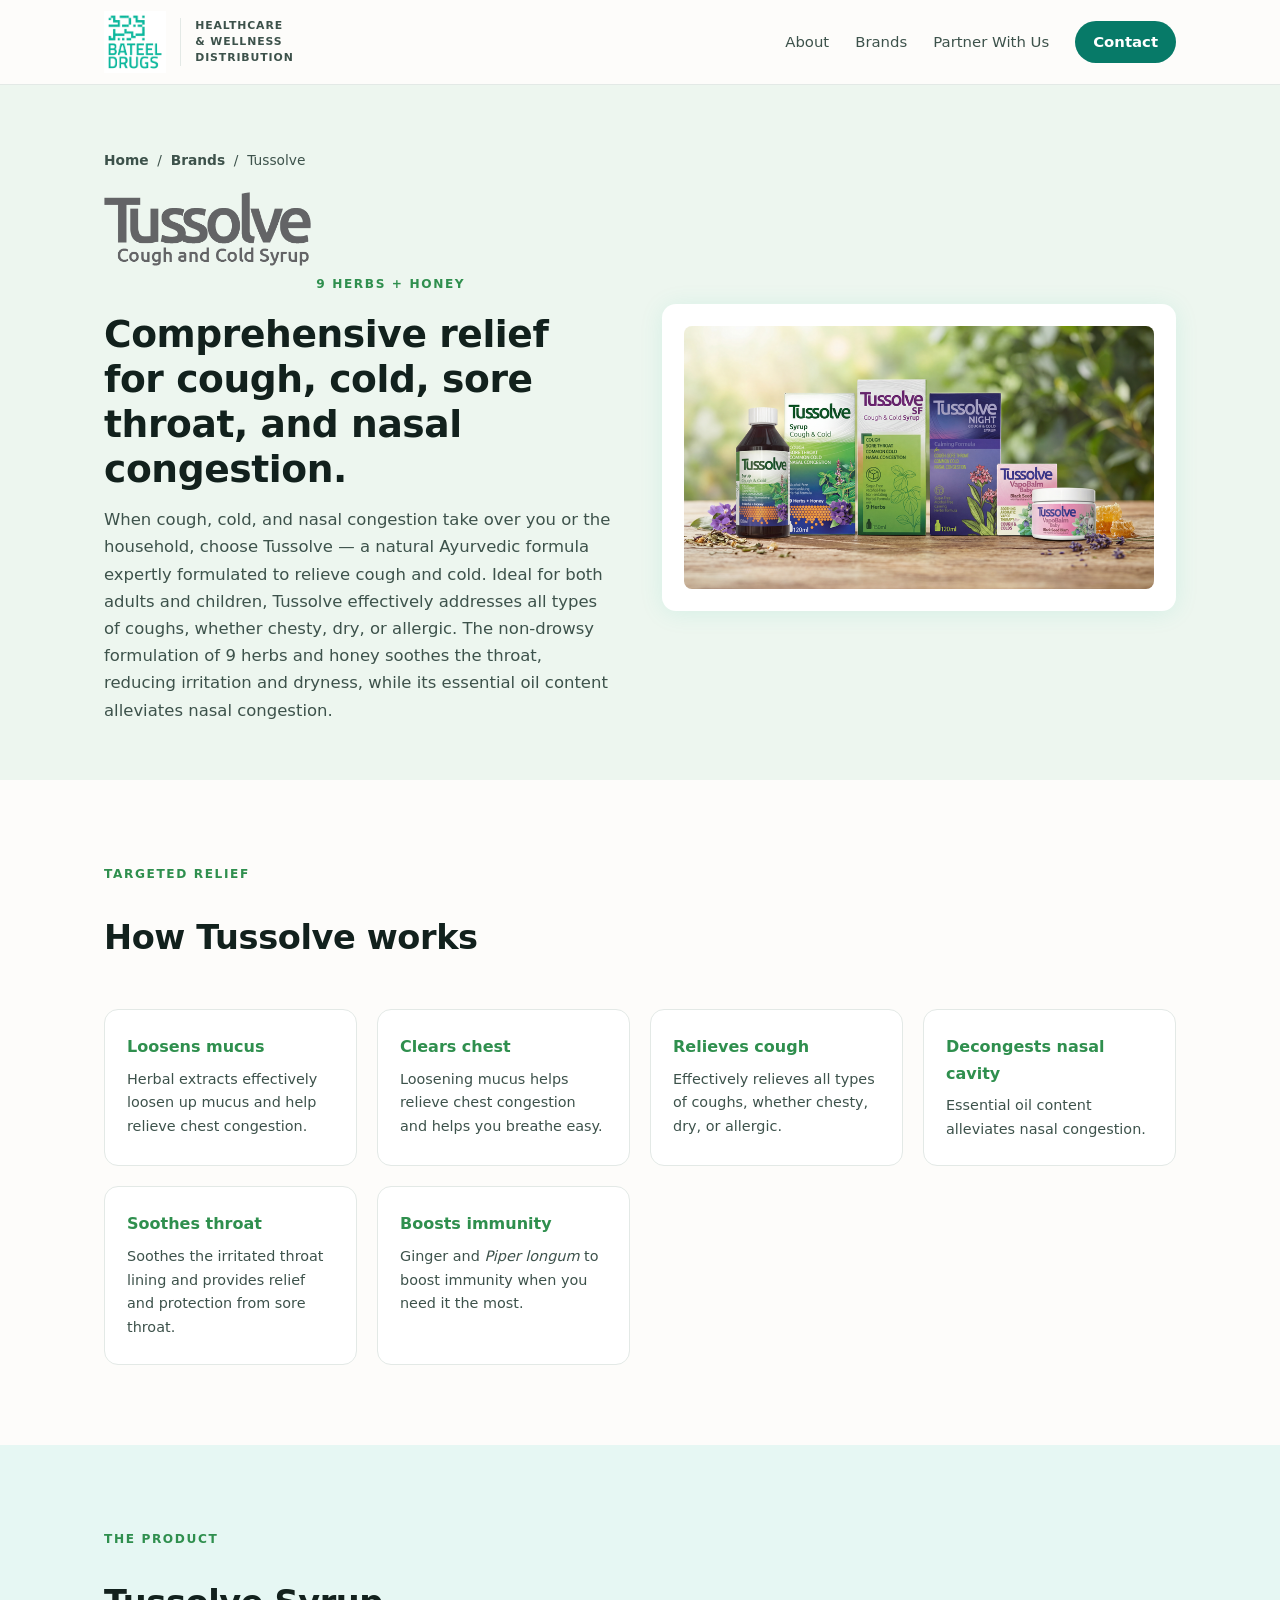
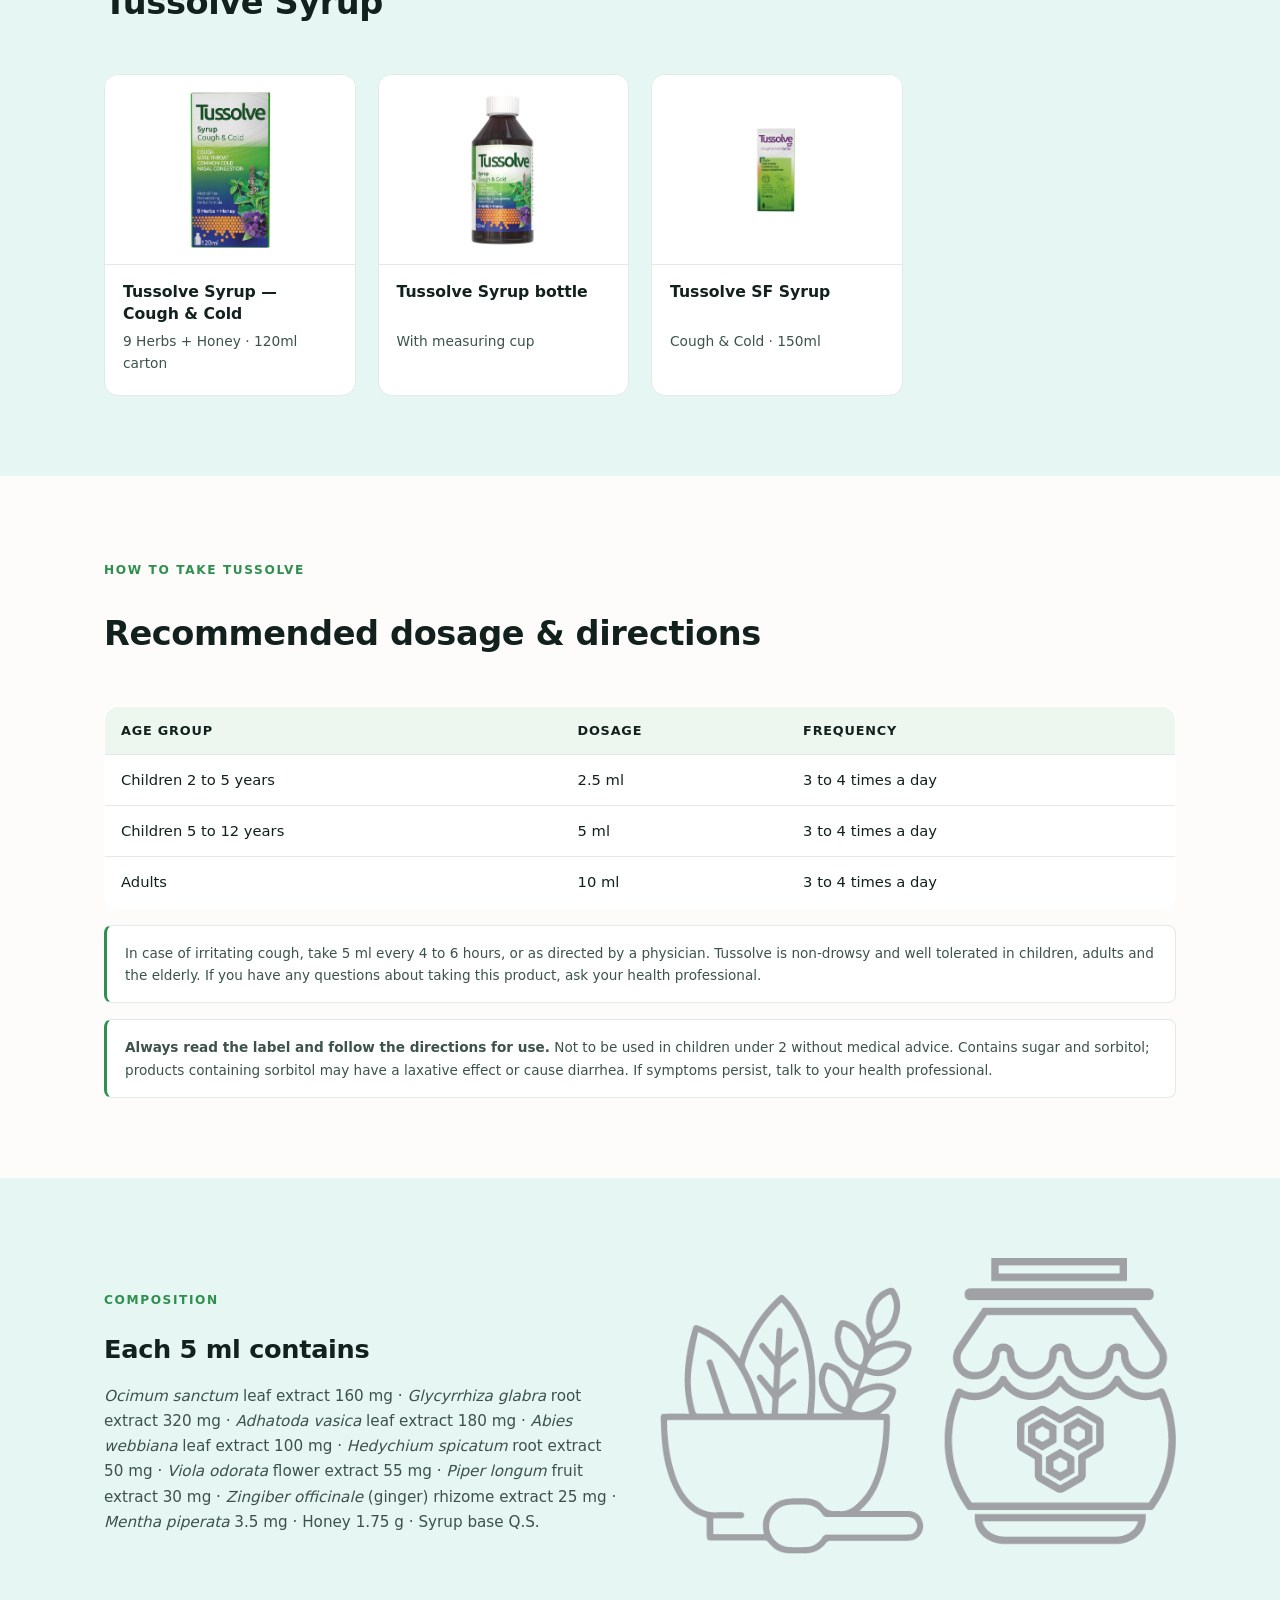
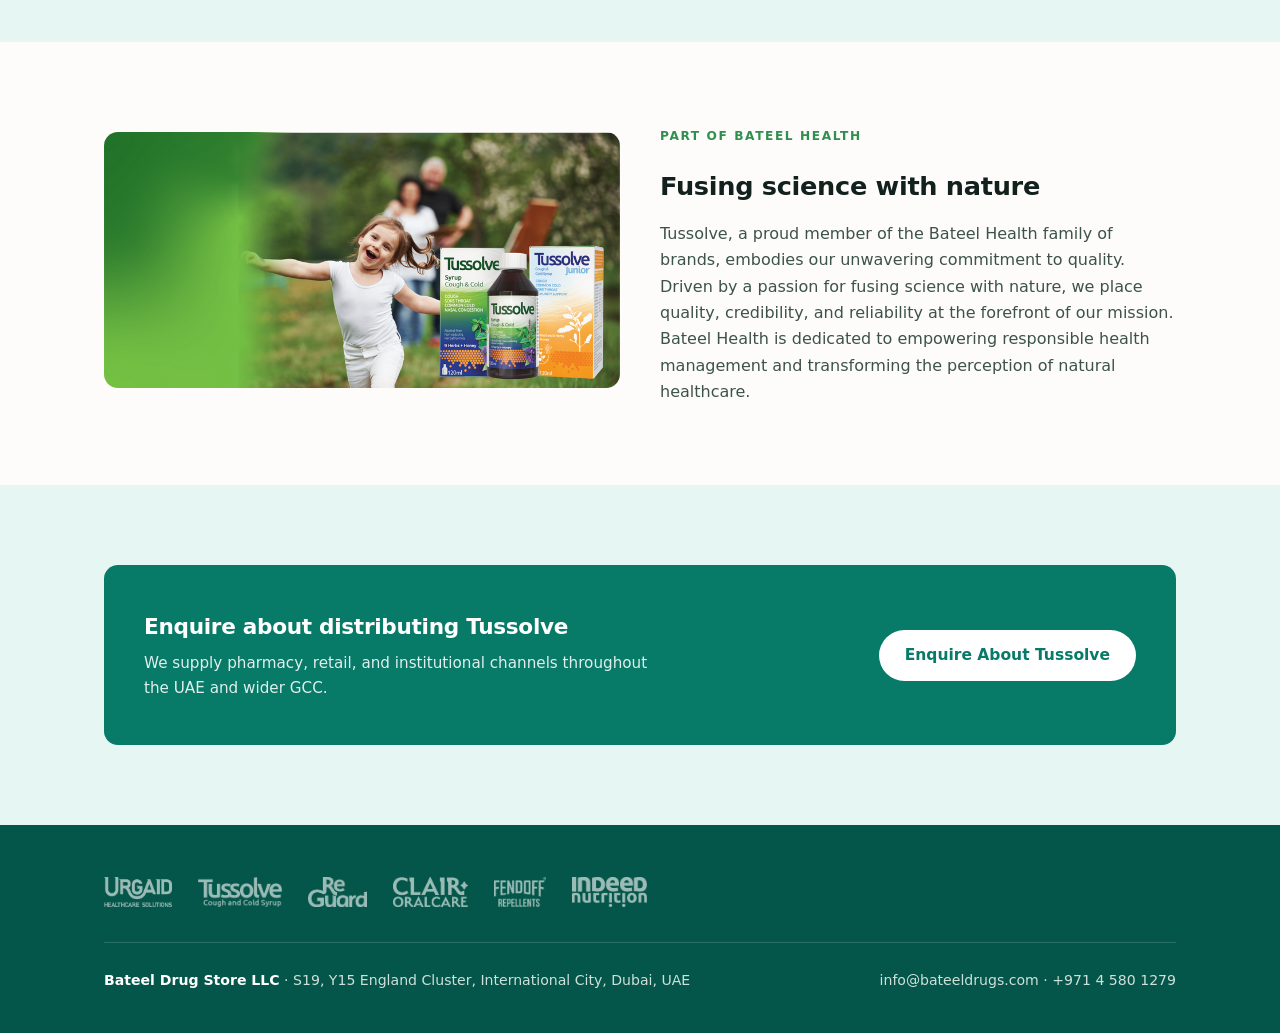
<file: tussolve.html>
<!DOCTYPE html>
<html lang="en">
<head>
<meta charset="UTF-8">
<meta name="viewport" content="width=device-width, initial-scale=1.0">
<title>Tussolve Syrup — 9 Herbs + Honey for Cough &amp; Cold | Bateel Drug Store LLC</title>
<meta name="description" content="Tussolve is a natural Ayurvedic syrup with 9 herbs and honey, formulated for comprehensive relief from cough, cold, sore throat and nasal congestion. Non-drowsy.">
<link rel="icon" type="image/png" href="assets/favicon.png">
<link rel="stylesheet" href="assets/site.css?v=5">
<style>:root{--accent:#2f8f4e;--accent-tint:#edf6ef}</style>
</head>
<body>

<header id="top">
  <div class="wrap nav">
    <a class="logo" href="index.html">
      <img src="assets/logo.png" alt="Bateel Drugs — Bateel Drug Store LLC">
      <small>Healthcare &amp; Wellness Distribution</small>
    </a>
    <nav class="links">
      <a href="index.html#about">About</a>
      <a href="index.html#brands">Brands</a>
      <a href="index.html#partner">Partner With Us</a>
      <a href="index.html#contact" class="cta">Contact</a>
    </nav>
  </div>
</header>

<section class="bhero">
  <div class="wrap">
    <div class="crumb"><a href="index.html">Home</a> &nbsp;/&nbsp; <a href="index.html#brands">Brands</a> &nbsp;/&nbsp; Tussolve</div>
    <div class="bhero-grid">
      <div>
        <img class="blogo" src="assets/brands/tussolve.png" alt="Tussolve Cough and Cold Syrup">
        <span class="eyebrow">9 Herbs + Honey</span>
        <h1>Comprehensive relief for cough, cold, sore throat, and nasal congestion.</h1>
        <p>
          When cough, cold, and nasal congestion take over you or the household, choose Tussolve — a natural Ayurvedic
          formula expertly formulated to relieve cough and cold. Ideal for both adults and children, Tussolve effectively
          addresses all types of coughs, whether chesty, dry, or allergic. The non-drowsy formulation of 9 herbs and honey
          soothes the throat, reducing irritation and dryness, while its essential oil content alleviates nasal congestion.
        </p>
      </div>
      <div class="bhero-art">
        <img src="assets/img/tussolve-range.png" alt="The Tussolve product range">
      </div>
    </div>
  </div>
</section>

<section>
  <div class="wrap">
    <div class="sec-head">
      <span class="eyebrow">Targeted Relief</span>
      <h2>How Tussolve works</h2>
    </div>
    <div class="feat-grid">
      <div class="feat"><h3>Loosens mucus</h3><p>Herbal extracts effectively loosen up mucus and help relieve chest congestion.</p></div>
      <div class="feat"><h3>Clears chest</h3><p>Loosening mucus helps relieve chest congestion and helps you breathe easy.</p></div>
      <div class="feat"><h3>Relieves cough</h3><p>Effectively relieves all types of coughs, whether chesty, dry, or allergic.</p></div>
      <div class="feat"><h3>Decongests nasal cavity</h3><p>Essential oil content alleviates nasal congestion.</p></div>
      <div class="feat"><h3>Soothes throat</h3><p>Soothes the irritated throat lining and provides relief and protection from sore throat.</p></div>
      <div class="feat"><h3>Boosts immunity</h3><p>Ginger and <em>Piper longum</em> to boost immunity when you need it the most.</p></div>
    </div>
  </div>
</section>

<section class="band">
  <div class="wrap">
    <div class="sec-head">
      <span class="eyebrow">The Product</span>
      <h2>Tussolve Syrup</h2>
    </div>
    <div class="prod-grid">
      <div class="prod">
        <div class="ph"><img src="assets/p/tussolve-pack.png" alt="Tussolve Syrup Cough &amp; Cold carton"></div>
        <div class="info"><h3>Tussolve Syrup — Cough &amp; Cold</h3><p>9 Herbs + Honey · 120ml carton</p></div>
      </div>
      <div class="prod">
        <div class="ph"><img src="assets/p/tussolve-bottle.png" alt="Tussolve syrup bottle"></div>
        <div class="info"><h3>Tussolve Syrup bottle</h3><p>With measuring cup</p></div>
      </div>
      <div class="prod">
        <div class="ph"><img src="assets/p/tussolve-150ml.png" alt="Tussolve SF Syrup Cough Cold 150ml"></div>
        <div class="info"><h3>Tussolve SF Syrup</h3><p>Cough &amp; Cold · 150ml</p></div>
      </div>
    </div>
  </div>
</section>

<section>
  <div class="wrap">
    <div class="sec-head">
      <span class="eyebrow">How To Take Tussolve</span>
      <h2>Recommended dosage &amp; directions</h2>
    </div>
    <div class="tbl-scroll">
      <table class="dose">
        <thead>
          <tr><th>Age group</th><th>Dosage</th><th>Frequency</th></tr>
        </thead>
        <tbody>
          <tr><td>Children 2 to 5 years</td><td>2.5 ml</td><td>3 to 4 times a day</td></tr>
          <tr><td>Children 5 to 12 years</td><td>5 ml</td><td>3 to 4 times a day</td></tr>
          <tr><td>Adults</td><td>10 ml</td><td>3 to 4 times a day</td></tr>
        </tbody>
      </table>
    </div>
    <div class="note">
      In case of irritating cough, take 5 ml every 4 to 6 hours, or as directed by a physician. Tussolve is non-drowsy
      and well tolerated in children, adults and the elderly. If you have any questions about taking this product, ask
      your health professional.
    </div>
    <div class="note">
      <strong>Always read the label and follow the directions for use.</strong> Not to be used in children under 2
      without medical advice. Contains sugar and sorbitol; products containing sorbitol may have a laxative effect or
      cause diarrhea. If symptoms persist, talk to your health professional.
    </div>
  </div>
</section>

<section class="band">
  <div class="wrap">
    <div class="split">
      <div>
        <span class="eyebrow">Composition</span>
        <h2 style="font-size:1.6rem;letter-spacing:-.3px;margin-bottom:14px">Each 5 ml contains</h2>
        <p style="color:var(--ink-soft);font-size:.95rem">
          <em>Ocimum sanctum</em> leaf extract 160&nbsp;mg · <em>Glycyrrhiza glabra</em> root extract 320&nbsp;mg ·
          <em>Adhatoda vasica</em> leaf extract 180&nbsp;mg · <em>Abies webbiana</em> leaf extract 100&nbsp;mg ·
          <em>Hedychium spicatum</em> root extract 50&nbsp;mg · <em>Viola odorata</em> flower extract 55&nbsp;mg ·
          <em>Piper longum</em> fruit extract 30&nbsp;mg · <em>Zingiber officinale</em> (ginger) rhizome extract 25&nbsp;mg ·
          <em>Mentha piperata</em> 3.5&nbsp;mg · Honey 1.75&nbsp;g · Syrup base Q.S.
        </p>
      </div>
      <div><img src="assets/p/tussolve-herbs.png" alt="Tussolve — 9 herbs and honey"></div>
    </div>
  </div>
</section>

<section>
  <div class="wrap">
    <div class="split">
      <div><img src="assets/p/tussolve-family.png" alt="Tussolve syrup for the family"></div>
      <div>
        <span class="eyebrow">Part of Bateel Health</span>
        <h2 style="font-size:1.6rem;letter-spacing:-.3px;margin-bottom:14px">Fusing science with nature</h2>
        <p style="color:var(--ink-soft)">
          Tussolve, a proud member of the Bateel Health family of brands, embodies our unwavering commitment to quality.
          Driven by a passion for fusing science with nature, we place quality, credibility, and reliability at the
          forefront of our mission. Bateel Health is dedicated to empowering responsible health management and
          transforming the perception of natural healthcare.
        </p>
      </div>
    </div>
  </div>
</section>

<section class="band">
  <div class="wrap">
    <div class="partner-cta">
      <div>
        <h3>Enquire about distributing Tussolve</h3>
        <p>We supply pharmacy, retail, and institutional channels throughout the UAE and wider GCC.</p>
      </div>
      <a class="btn" href="mailto:info@bateeldrugs.com?subject=Tussolve%20Enquiry">Enquire About Tussolve</a>
    </div>
  </div>
</section>

<footer>
  <div class="wrap">
    <div class="foot-brands">
      <a href="urgaid.html"><img src="assets/brands/urgaid.png" alt="Urgaid"></a>
      <a href="tussolve.html"><img src="assets/brands/tussolve.png" alt="Tussolve"></a>
      <a href="reguard.html"><img src="assets/brands/reguard.png" alt="ReGuard"></a>
      <a href="clair.html"><img src="assets/brands/clair.png" alt="Clair Oralcare"></a>
      <a href="fendoff.html"><img src="assets/brands/fendoff.png" alt="FendOff"></a>
      <a href="indeed.html"><img src="assets/brands/indeed.png" alt="Indeed Nutrition"></a>
    </div>
    <div class="foot">
      <div><b>Bateel Drug Store LLC</b> · S19, Y15 England Cluster, International City, Dubai, UAE</div>
      <div><a href="mailto:info@bateeldrugs.com">info@bateeldrugs.com</a> · <a href="tel:+97145801279">+971 4 580 1279</a></div>
    </div>
  </div>
</footer>

</body>
</html>
</file>
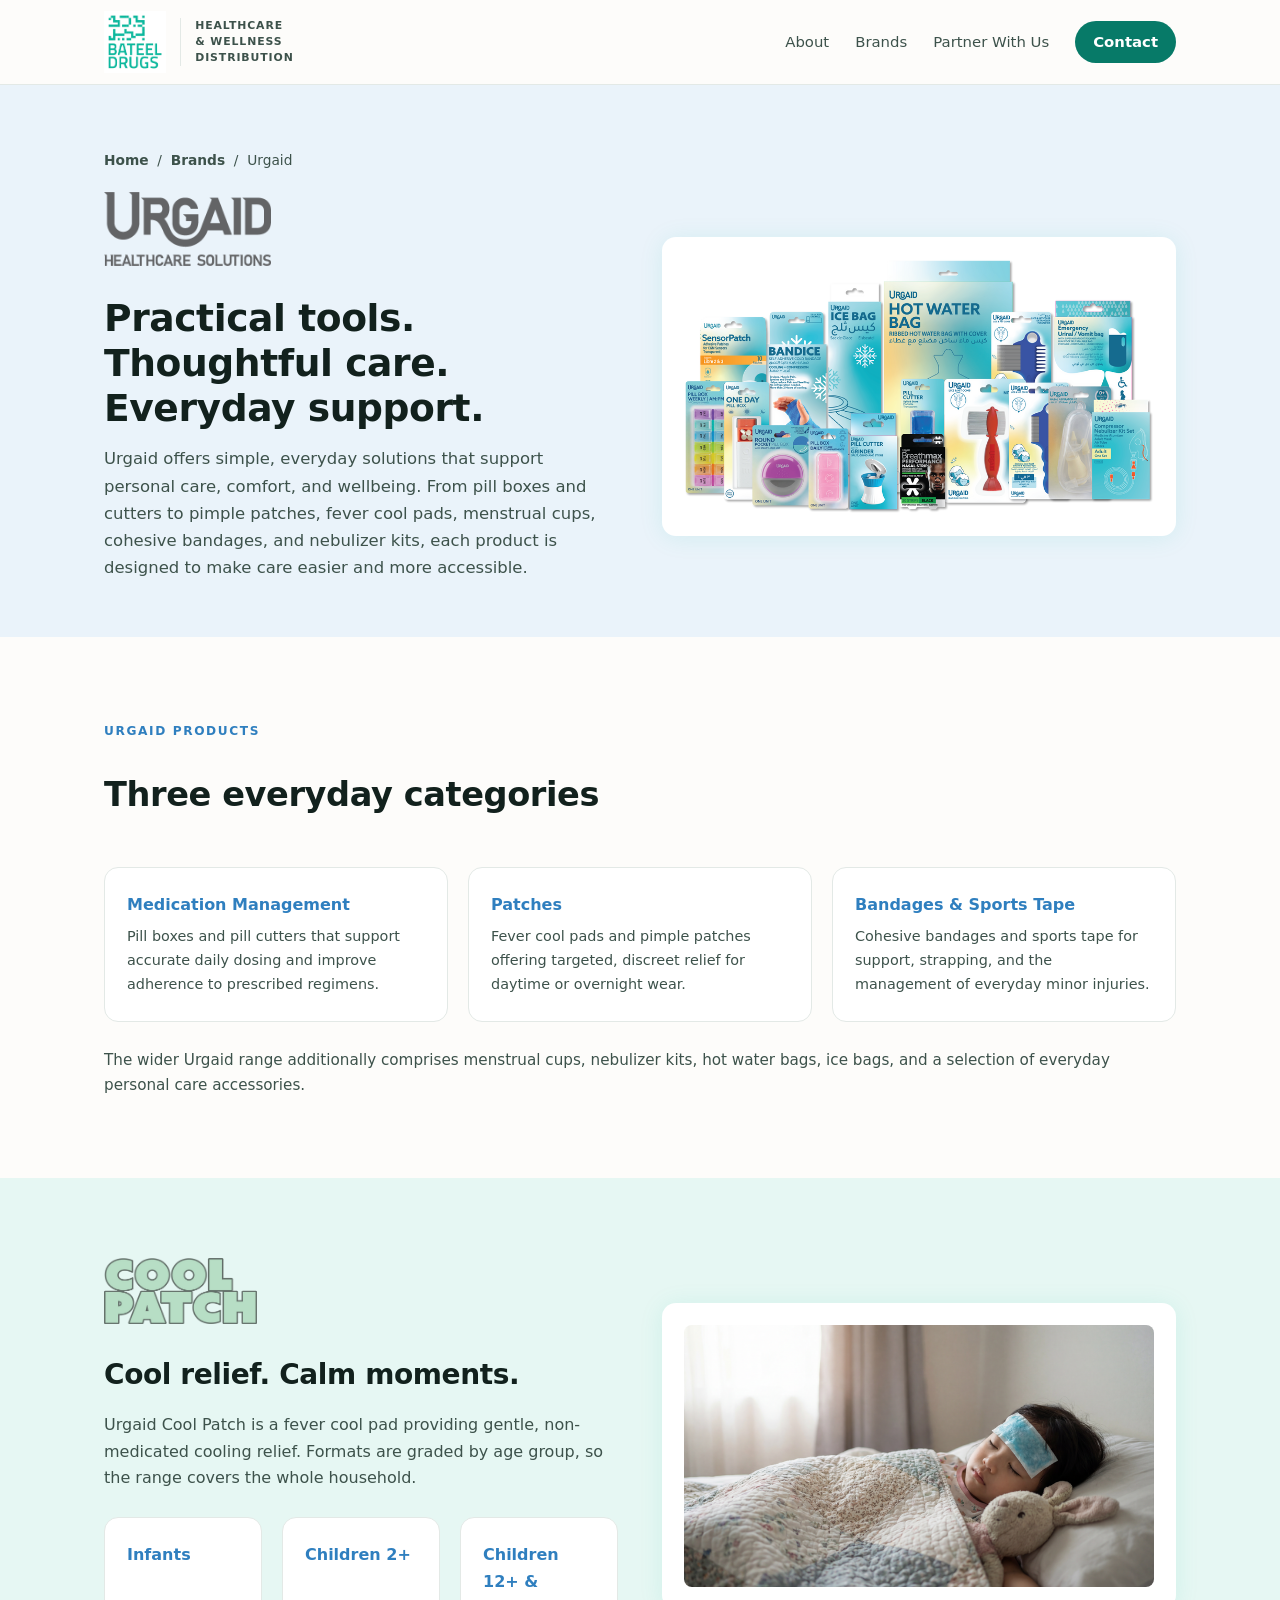
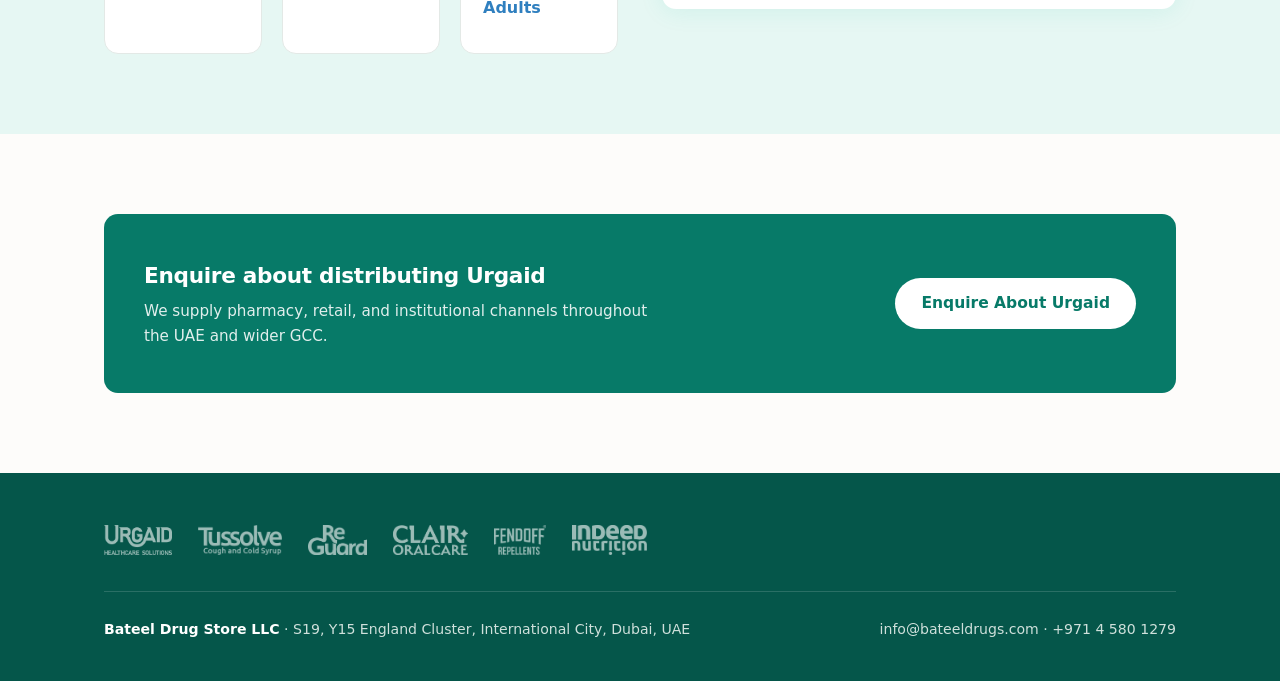
<file: urgaid.html>
<!DOCTYPE html>
<html lang="en">
<head>
<meta charset="UTF-8">
<meta name="viewport" content="width=device-width, initial-scale=1.0">
<title>Urgaid Healthcare Solutions — Everyday Personal Care | Bateel Drug Store LLC</title>
<meta name="description" content="Urgaid offers simple, everyday solutions that support personal care, comfort, and wellbeing — pill boxes, patches, bandages, sports tape, nebulizer kits and the Cool Patch range.">
<link rel="icon" type="image/png" href="assets/favicon.png">
<link rel="stylesheet" href="assets/site.css?v=5">
<style>:root{--accent:#2f7fbf;--accent-tint:#eaf3fa}</style>
</head>
<body>

<header id="top">
  <div class="wrap nav">
    <a class="logo" href="index.html">
      <img src="assets/logo.png" alt="Bateel Drugs — Bateel Drug Store LLC">
      <small>Healthcare &amp; Wellness Distribution</small>
    </a>
    <nav class="links">
      <a href="index.html#about">About</a>
      <a href="index.html#brands">Brands</a>
      <a href="index.html#partner">Partner With Us</a>
      <a href="index.html#contact" class="cta">Contact</a>
    </nav>
  </div>
</header>

<section class="bhero">
  <div class="wrap">
    <div class="crumb"><a href="index.html">Home</a> &nbsp;/&nbsp; <a href="index.html#brands">Brands</a> &nbsp;/&nbsp; Urgaid</div>
    <div class="bhero-grid">
      <div>
        <img class="blogo" src="assets/brands/urgaid.png" alt="Urgaid Healthcare Solutions">
        <h1>Practical tools. Thoughtful care. Everyday support.</h1>
        <p>
          Urgaid offers simple, everyday solutions that support personal care, comfort, and wellbeing. From pill boxes
          and cutters to pimple patches, fever cool pads, menstrual cups, cohesive bandages, and nebulizer kits, each
          product is designed to make care easier and more accessible.
        </p>
      </div>
      <div class="bhero-art">
        <img src="assets/img/urgaid-range.png" alt="The Urgaid product range">
      </div>
    </div>
  </div>
</section>

<section>
  <div class="wrap">
    <div class="sec-head">
      <span class="eyebrow">Urgaid Products</span>
      <h2>Three everyday categories</h2>
    </div>
    <div class="feat-grid">
      <div class="feat">
        <h3>Medication Management</h3>
        <p>Pill boxes and pill cutters that support accurate daily dosing and improve adherence to prescribed regimens.</p>
      </div>
      <div class="feat">
        <h3>Patches</h3>
        <p>Fever cool pads and pimple patches offering targeted, discreet relief for daytime or overnight wear.</p>
      </div>
      <div class="feat">
        <h3>Bandages &amp; Sports Tape</h3>
        <p>Cohesive bandages and sports tape for support, strapping, and the management of everyday minor injuries.</p>
      </div>
    </div>
    <p style="margin-top:26px;color:var(--ink-soft);font-size:.95rem">
      The wider Urgaid range additionally comprises menstrual cups, nebulizer kits, hot water bags, ice bags, and a
      selection of everyday personal care accessories.
    </p>
  </div>
</section>

<section class="band">
  <div class="wrap">
    <div class="bhero-grid">
      <div>
        <img src="assets/p/urgaid-coolpatch.png" alt="Urgaid Cool Patch" style="height:66px;width:auto;margin-bottom:20px">
        <h2 style="font-size:1.75rem;letter-spacing:-.4px;margin-bottom:14px">Cool relief. Calm moments.</h2>
        <p style="color:var(--ink-soft)">
          Urgaid Cool Patch is a fever cool pad providing gentle, non-medicated cooling relief. Formats are graded by
          age group, so the range covers the whole household.
        </p>
        <div class="feat-grid" style="margin-top:26px;grid-template-columns:repeat(auto-fit,minmax(150px,1fr))">
          <div class="feat"><h3>Infants</h3></div>
          <div class="feat"><h3>Children 2+</h3></div>
          <div class="feat"><h3>Children 12+ &amp; Adults</h3></div>
        </div>
      </div>
      <div class="bhero-art">
        <img src="assets/p/urgaid-coolpatch-child.png" alt="A child resting with an Urgaid Cool Patch">
      </div>
    </div>
  </div>
</section>

<section>
  <div class="wrap">
    <div class="partner-cta">
      <div>
        <h3>Enquire about distributing Urgaid</h3>
        <p>We supply pharmacy, retail, and institutional channels throughout the UAE and wider GCC.</p>
      </div>
      <a class="btn" href="mailto:info@bateeldrugs.com?subject=Urgaid%20Enquiry">Enquire About Urgaid</a>
    </div>
  </div>
</section>

<footer>
  <div class="wrap">
    <div class="foot-brands">
      <a href="urgaid.html"><img src="assets/brands/urgaid.png" alt="Urgaid"></a>
      <a href="tussolve.html"><img src="assets/brands/tussolve.png" alt="Tussolve"></a>
      <a href="reguard.html"><img src="assets/brands/reguard.png" alt="ReGuard"></a>
      <a href="clair.html"><img src="assets/brands/clair.png" alt="Clair Oralcare"></a>
      <a href="fendoff.html"><img src="assets/brands/fendoff.png" alt="FendOff"></a>
      <a href="indeed.html"><img src="assets/brands/indeed.png" alt="Indeed Nutrition"></a>
    </div>
    <div class="foot">
      <div><b>Bateel Drug Store LLC</b> · S19, Y15 England Cluster, International City, Dubai, UAE</div>
      <div><a href="mailto:info@bateeldrugs.com">info@bateeldrugs.com</a> · <a href="tel:+97145801279">+971 4 580 1279</a></div>
    </div>
  </div>
</footer>

</body>
</html>
</file>
<file: assets/site.css>
:root{
  --ink:#12211d;
  --ink-soft:#3d524b;
  --brand:#09b89d;
  --teal:#077a68;
  --teal-deep:#05564a;
  --teal-tint:#e6f7f3;
  --gold:#09b89d;
  --gold-soft:#e6f7f3;
  --paper:#fdfcfa;
  --card:#ffffff;
  --line:#e3e9e6;
  --radius:14px;
  --shadow:0 2px 24px rgba(9,184,157,.10);
  --accent:var(--teal);
  --accent-tint:var(--teal-tint);
}
*{margin:0;padding:0;box-sizing:border-box}
html{scroll-behavior:smooth}
body{
  font-family:"Segoe UI",system-ui,-apple-system,"Helvetica Neue",Arial,sans-serif;
  color:var(--ink);background:var(--paper);line-height:1.65;
  -webkit-font-smoothing:antialiased;
}
img{max-width:100%}
a{color:var(--teal);text-decoration:none}
.wrap{max-width:1120px;margin:0 auto;padding:0 24px}

/* ---------- header ---------- */
header{
  position:sticky;top:0;z-index:50;
  background:rgba(253,252,250,.94);backdrop-filter:blur(10px);
  border-bottom:1px solid var(--line);
}
.nav{display:flex;align-items:center;justify-content:space-between;height:84px;gap:16px}
.logo{display:flex;align-items:center;gap:14px;color:var(--ink)}
.logo img{height:62px;width:auto;display:block;flex:none}
.logo small{
  display:block;font-size:.68rem;font-weight:600;color:var(--ink-soft);
  letter-spacing:.9px;text-transform:uppercase;max-width:9.5em;line-height:1.45;
  border-left:1px solid var(--line);padding-left:14px;
}
nav.links{display:flex;gap:26px;font-size:.93rem;font-weight:500;align-items:center}
nav.links a{color:var(--ink-soft)}
nav.links a:hover{color:var(--teal)}
.cta{
  background:var(--teal);color:#fff !important;padding:9px 18px;border-radius:999px;
  font-weight:600;transition:background .2s;
}
.cta:hover{background:var(--teal-deep)}
@media(max-width:860px){nav.links a:not(.cta){display:none}}
@media(max-width:560px){.logo small{display:none}.logo img{height:54px}}

/* ---------- buttons ---------- */
.btn{
  display:inline-block;padding:13px 26px;border-radius:999px;font-weight:600;
  font-size:.97rem;transition:all .2s;
}
.btn-primary{background:var(--teal);color:#fff}
.btn-primary:hover{background:var(--teal-deep)}
.btn-ghost{border:1.5px solid var(--teal);color:var(--teal)}
.btn-ghost:hover{background:var(--teal-tint)}

/* ---------- sections ---------- */
section{padding:80px 0}
.eyebrow{
  display:inline-block;font-size:.76rem;font-weight:700;letter-spacing:1.6px;
  text-transform:uppercase;color:var(--accent);margin-bottom:18px;
}
.sec-head{max-width:44em;margin-bottom:44px}
.sec-head h2{font-size:clamp(1.5rem,2.8vw,2.1rem);letter-spacing:-.4px;margin:8px 0 12px}
.sec-head p{color:var(--ink-soft)}
.band{background:var(--teal-tint)}

/* ---------- home hero ---------- */
.hero{
  background:
    radial-gradient(900px 420px at 85% -10%,rgba(9,184,157,.18),transparent 60%),
    radial-gradient(800px 500px at -10% 110%,rgba(9,184,157,.10),transparent 55%),
    var(--paper);
  padding:80px 0 68px;
}
.hero-grid{display:grid;grid-template-columns:1.15fr .85fr;gap:48px;align-items:center}
@media(max-width:900px){.hero-grid{grid-template-columns:1fr;gap:32px}}
.hero h1{
  font-size:clamp(2rem,4.4vw,3.15rem);line-height:1.14;letter-spacing:-.5px;font-weight:800;
}
.hero h1 em{font-style:normal;color:var(--teal)}
.hero p.lede{max-width:38em;margin:22px 0 32px;font-size:1.08rem;color:var(--ink-soft)}
.hero-actions{display:flex;gap:14px;flex-wrap:wrap}
.hero-art img{border-radius:var(--radius);box-shadow:var(--shadow);width:100%}

/* ---------- hero slideshow ---------- */
.slideshow{position:relative;border-radius:var(--radius);overflow:hidden;
  box-shadow:var(--shadow);background:#fff}
/* padding-top ratio rather than aspect-ratio: works on every engine, and the
   box still has height if the property is unsupported */
.slides{position:relative;padding-top:55.73%;overflow:hidden}
.slide{position:absolute;inset:0;margin:0;opacity:0;transition:opacity .9s ease}
.slide.is-active{opacity:1}
.slide img{width:100%;height:100%;object-fit:cover;display:block;
  border-radius:0;box-shadow:none}
/* slides range from white-background packshots to dark outdoor photography,
   so the dots sit on their own scrim to stay visible on both */
.dots{position:absolute;left:50%;transform:translateX(-50%);bottom:14px;
  display:flex;align-items:center;gap:8px;padding:7px 11px;border-radius:999px;
  background:rgba(18,33,29,.38);backdrop-filter:blur(4px)}
.dot{width:8px;height:8px;padding:0;border:0;border-radius:999px;cursor:pointer;
  background:rgba(255,255,255,.55);
  transition:width .3s ease,background .3s ease}
.dot:hover{background:#fff}
.dot.is-active{width:24px;background:#fff}
.dot:focus-visible{outline:2px solid #fff;outline-offset:2px}
@media(prefers-reduced-motion:reduce){
  .slide{transition:none}
  .dot{transition:none}
}
.hero-stats{display:flex;gap:44px;margin-top:52px;flex-wrap:wrap}
.stat b{display:block;font-size:1.7rem;color:var(--teal);letter-spacing:-.5px}
.stat span{font-size:.87rem;color:var(--ink-soft)}

/* ---------- pillars ---------- */
.about-grid{display:grid;grid-template-columns:repeat(auto-fit,minmax(250px,1fr));gap:22px}
.pillar{
  background:var(--card);border:1px solid var(--line);border-radius:var(--radius);
  padding:28px 26px;box-shadow:var(--shadow);
}
.pillar .ico{
  width:44px;height:44px;border-radius:12px;background:var(--teal-tint);
  display:grid;place-items:center;font-size:1.25rem;margin-bottom:16px;
}
.pillar h3{font-size:1.05rem;margin-bottom:8px}
.pillar p{font-size:.93rem;color:var(--ink-soft)}

/* ---------- brand cards (home) ---------- */
.brand-grid{display:grid;grid-template-columns:repeat(auto-fit,minmax(320px,1fr));gap:24px}
.brand{
  background:var(--card);border:1px solid var(--line);border-radius:var(--radius);
  padding:0;box-shadow:var(--shadow);display:flex;flex-direction:column;overflow:hidden;
  transition:transform .2s,box-shadow .2s;color:inherit;
}
.brand:hover{transform:translateY(-4px);box-shadow:0 10px 34px rgba(9,184,157,.20)}
.brand .shot{
  background:var(--bt,var(--teal-tint));height:172px;padding:18px;overflow:hidden;
}
/* height+width 100% with contain so portrait art can never overflow the tile */
.brand .shot img{display:block;height:100%;width:100%;object-fit:contain}
.brand .body{padding:24px 26px 26px;display:flex;flex-direction:column;flex:1}
/* fixed row height keeps every card's copy on the same baseline, whatever the
   logo's aspect ratio (FendOff's is a tall stacked lockup) */
.brand .logo-row{height:46px;margin-bottom:12px;display:flex;align-items:center}
.brand .logo-row img{max-height:46px;max-width:100%;width:auto}
.brand .tag{font-size:.8rem;color:var(--bc,var(--teal));font-weight:700;letter-spacing:.3px;display:block;margin-bottom:10px}
.brand p{font-size:.94rem;color:var(--ink-soft);margin-bottom:18px}
.brand .more{
  margin-top:auto;font-weight:700;font-size:.9rem;color:var(--bc,var(--teal));
  display:inline-flex;align-items:center;gap:7px;
}
.brand:hover .more span{transform:translateX(4px)}
.brand .more span{transition:transform .2s;display:inline-block}

/* ---------- brand detail page ---------- */
.bhero{padding:64px 0 56px;background:var(--accent-tint)}
.bhero-grid{display:grid;grid-template-columns:1fr 1fr;gap:44px;align-items:center}
@media(max-width:880px){.bhero-grid{grid-template-columns:1fr;gap:28px}}
.bhero .blogo{height:74px;width:auto;margin-bottom:22px}
.bhero h1{font-size:clamp(1.6rem,3.2vw,2.35rem);letter-spacing:-.4px;margin-bottom:14px;line-height:1.2}
.bhero p{color:var(--ink-soft);font-size:1.03rem;max-width:36em}
.bhero-art{background:#fff;border-radius:var(--radius);padding:22px;box-shadow:var(--shadow)}
.bhero-art img{display:block;width:100%;border-radius:8px}
.crumb{font-size:.86rem;color:var(--ink-soft);margin-bottom:20px}
.crumb a{color:var(--ink-soft);font-weight:600}
.crumb a:hover{color:var(--accent)}

.prod-grid{display:grid;grid-template-columns:repeat(auto-fill,minmax(230px,1fr));gap:22px}
.prod{
  background:var(--card);border:1px solid var(--line);border-radius:var(--radius);
  overflow:hidden;display:flex;flex-direction:column;transition:transform .2s,box-shadow .2s;
}
.prod:hover{transform:translateY(-3px);box-shadow:var(--shadow)}
.prod .ph{height:190px;background:#fff;padding:16px;border-bottom:1px solid var(--line);overflow:hidden}
.prod .ph img{display:block;height:100%;width:100%;object-fit:contain}
.prod .info{padding:16px 18px 20px;display:flex;flex-direction:column}
/* reserve two lines for the name and one for the code, so the description
   starts at the same height on every card in a row */
.prod h3{font-size:.98rem;line-height:1.35;min-height:2.7em}
.prod .sku{display:block;font-size:.78rem;color:var(--accent);font-weight:700;
  letter-spacing:.4px;line-height:1.5;min-height:1.5em;margin-top:2px}
.prod p{font-size:.86rem;color:var(--ink-soft);margin-top:6px}

.feat-grid{display:grid;grid-template-columns:repeat(auto-fit,minmax(220px,1fr));gap:20px}
.feat{background:var(--card);border:1px solid var(--line);border-radius:var(--radius);padding:24px 22px}
.feat h3{font-size:1rem;margin-bottom:7px;color:var(--accent)}
.feat p{font-size:.9rem;color:var(--ink-soft)}

.split{display:grid;grid-template-columns:1fr 1fr;gap:40px;align-items:center}
@media(max-width:880px){.split{grid-template-columns:1fr;gap:26px}}
.split img{border-radius:var(--radius);width:100%}

table.dose{width:100%;border-collapse:collapse;font-size:.92rem;background:var(--card);
  border:1px solid var(--line);border-radius:var(--radius);overflow:hidden}
table.dose th,table.dose td{padding:13px 16px;text-align:left;border-bottom:1px solid var(--line)}
table.dose th{background:var(--accent-tint);font-size:.8rem;text-transform:uppercase;letter-spacing:.8px;color:var(--ink)}
table.dose tr:last-child td{border-bottom:none}
.tbl-scroll{overflow-x:auto}
.note{font-size:.85rem;color:var(--ink-soft);margin-top:16px;padding:16px 18px;
  background:var(--card);border:1px solid var(--line);border-left:3px solid var(--accent);border-radius:8px}

/* ---------- partner + contact ---------- */
.partner-grid{display:grid;grid-template-columns:repeat(auto-fit,minmax(230px,1fr));gap:22px;margin-bottom:40px}
.model{background:rgba(255,255,255,.75);border:1px solid var(--line);border-radius:var(--radius);padding:26px 24px}
.model h3{font-size:1rem;margin-bottom:8px;color:var(--teal-deep)}
.model p{font-size:.9rem;color:var(--ink-soft)}
.partner-cta{
  background:var(--teal);color:#fff;border-radius:var(--radius);padding:44px 40px;
  display:flex;align-items:center;justify-content:space-between;gap:24px;flex-wrap:wrap;
}
.partner-cta h3{font-size:1.35rem;letter-spacing:-.3px;margin-bottom:6px}
.partner-cta p{opacity:.88;font-size:.95rem;max-width:34em}
.partner-cta .btn{background:#fff;color:var(--teal)}
.partner-cta .btn:hover{background:var(--gold-soft)}

.contact-grid{display:grid;grid-template-columns:repeat(auto-fit,minmax(250px,1fr));gap:22px}
.c-card{background:var(--card);border:1px solid var(--line);border-radius:var(--radius);
  padding:26px 24px;box-shadow:var(--shadow)}
.c-card h3{font-size:.8rem;text-transform:uppercase;letter-spacing:1.2px;color:var(--teal);margin-bottom:10px}
.c-card p{font-size:.98rem}
.c-card a{font-weight:600}

/* ---------- footer ---------- */
footer{background:var(--teal-deep);color:#cfe0db;padding:52px 0 40px;font-size:.88rem}
.foot-brands{display:flex;flex-wrap:wrap;gap:26px;align-items:center;
  padding-bottom:28px;margin-bottom:26px;border-bottom:1px solid rgba(255,255,255,.15)}
.foot-brands img{height:30px;width:auto;opacity:.6;filter:brightness(0) invert(1);transition:opacity .2s}
.foot-brands a:hover img{opacity:1}
.foot{display:flex;justify-content:space-between;gap:20px;flex-wrap:wrap;align-items:center}
footer b{color:#fff}
footer a{color:#cfe0db}
footer a:hover{color:#fff}
</file>
